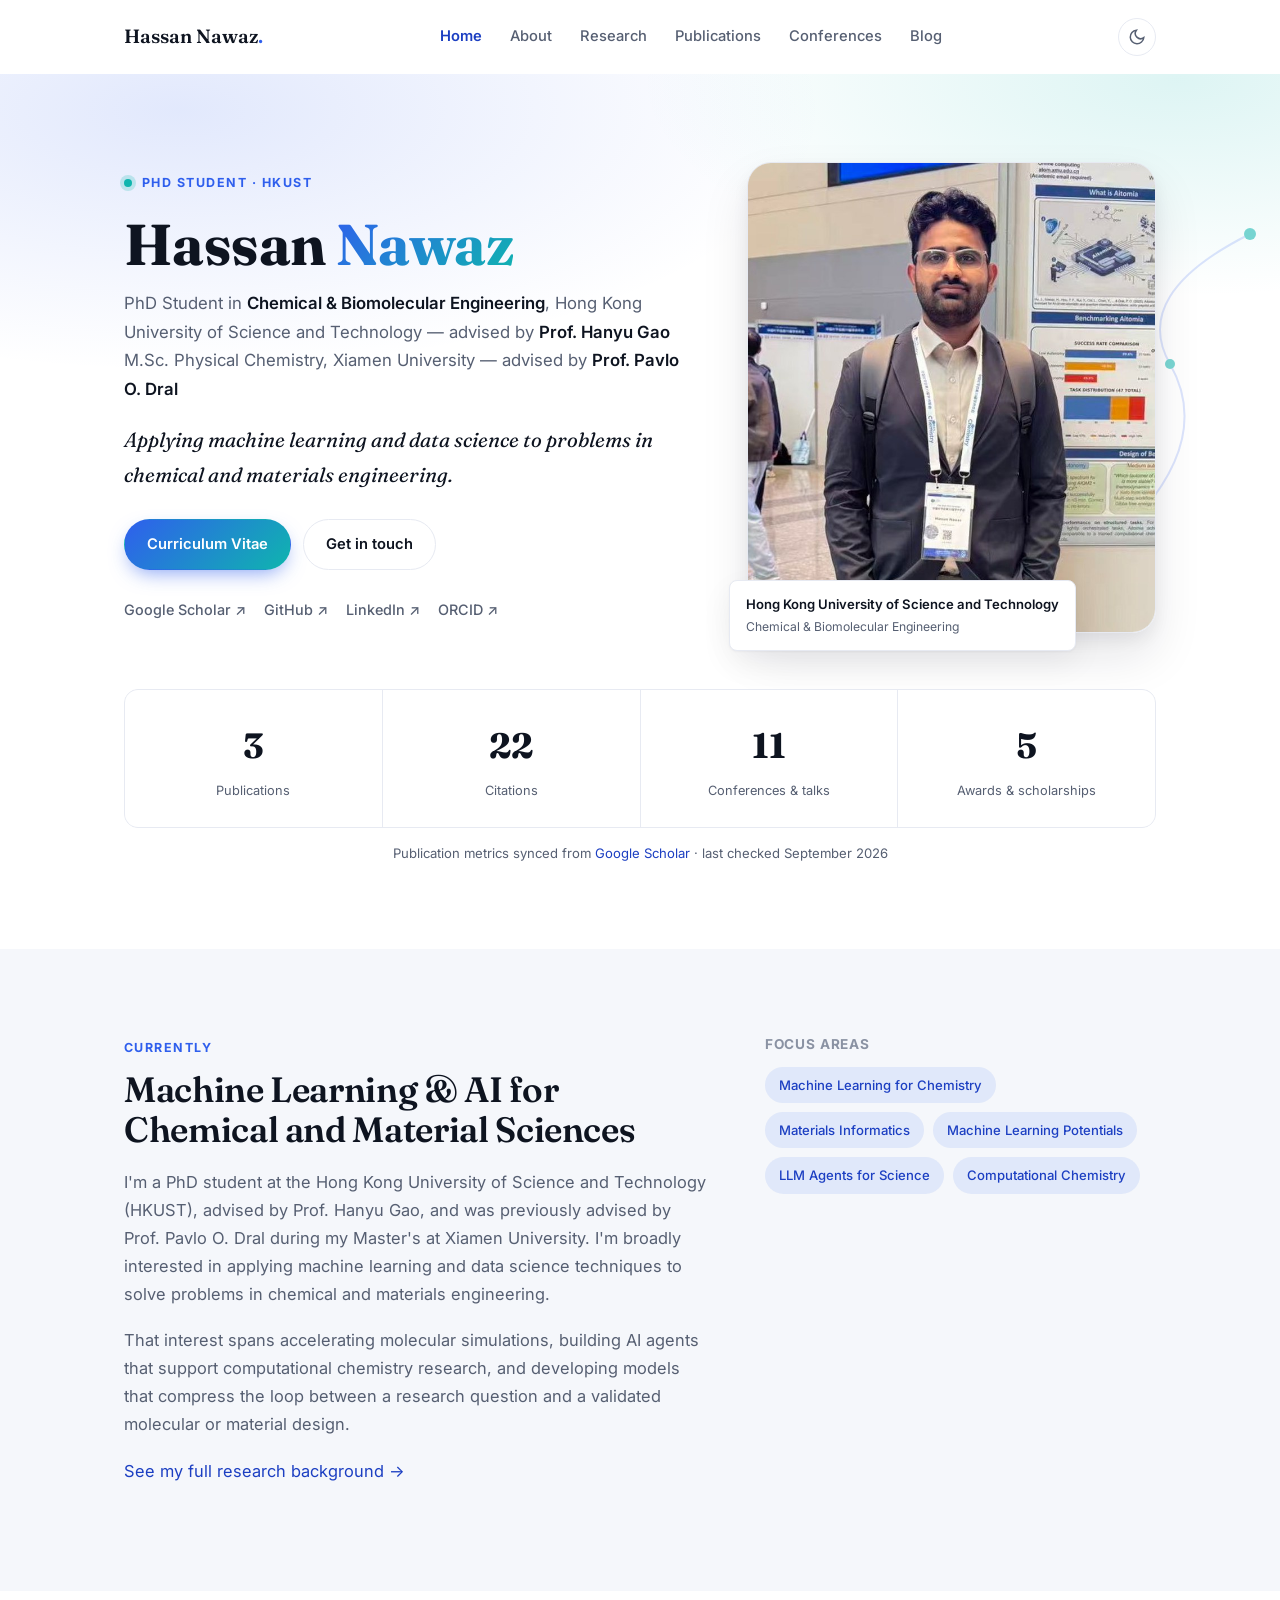
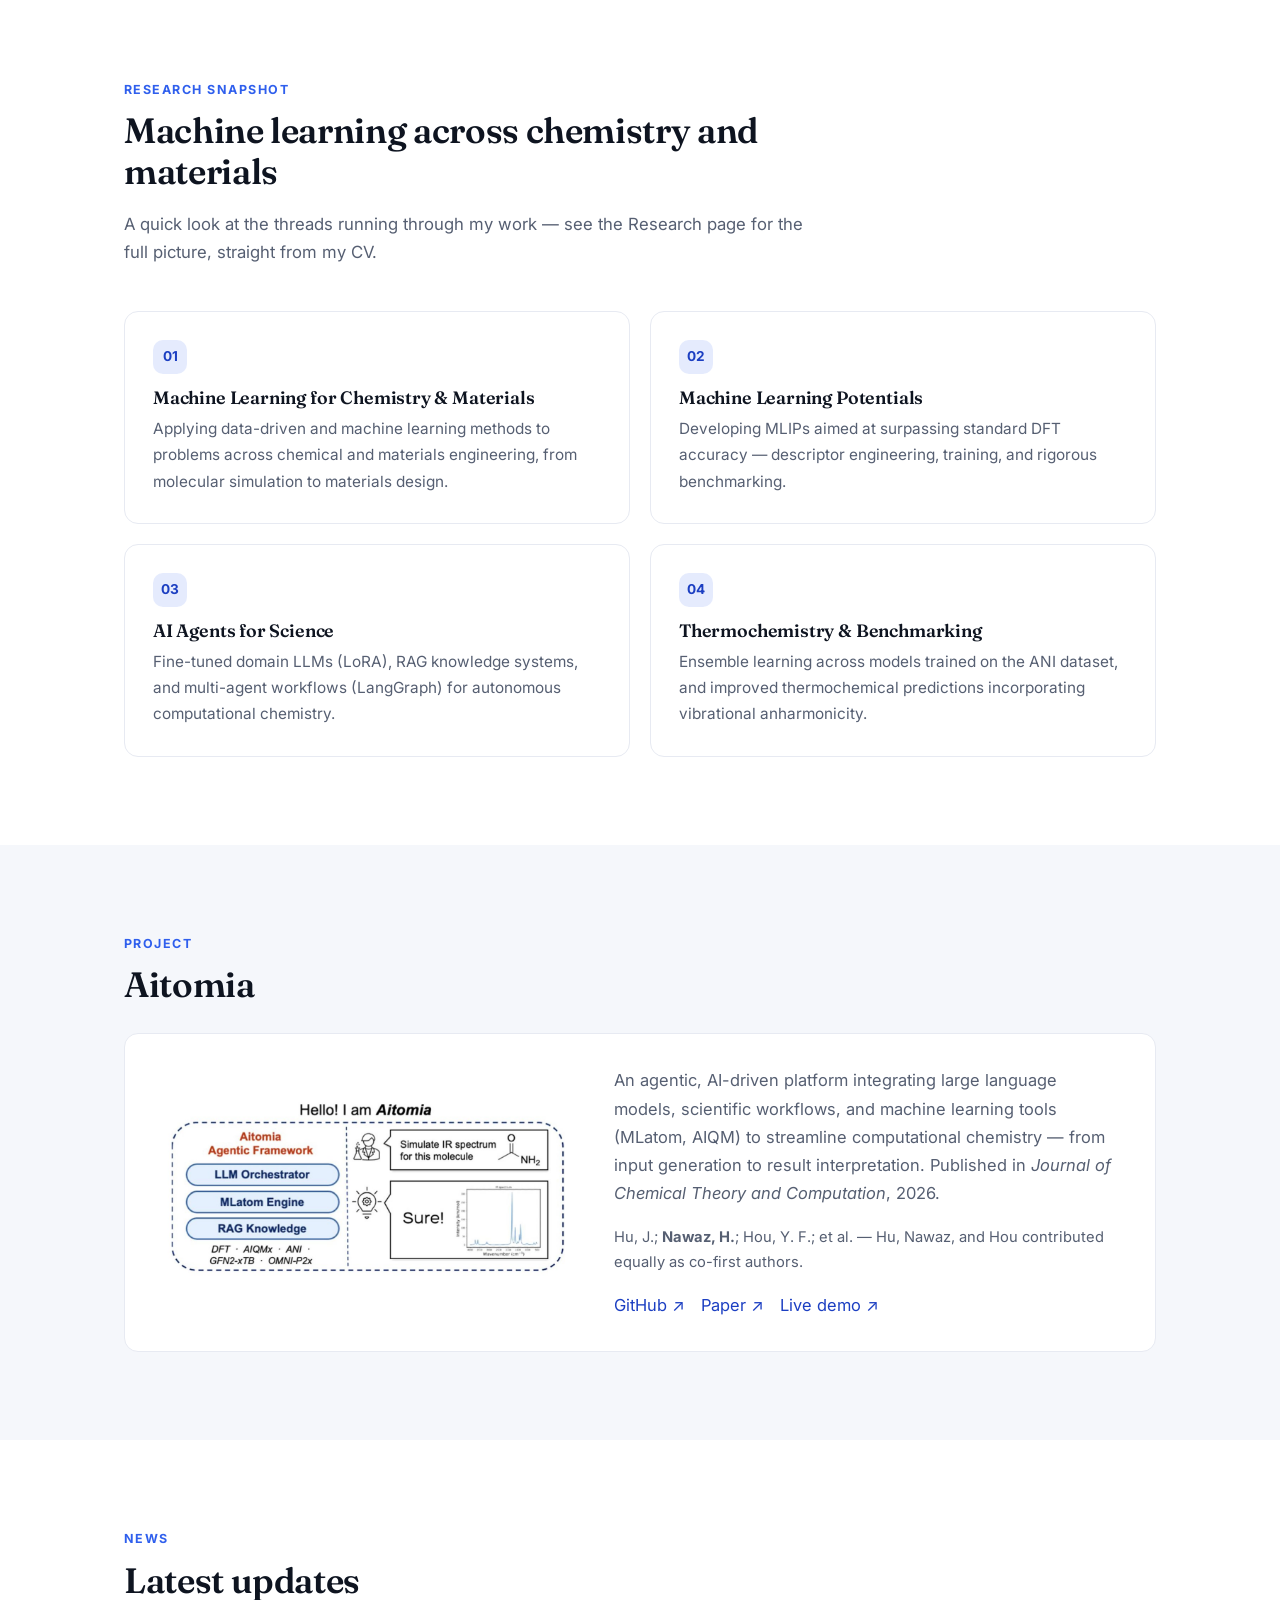
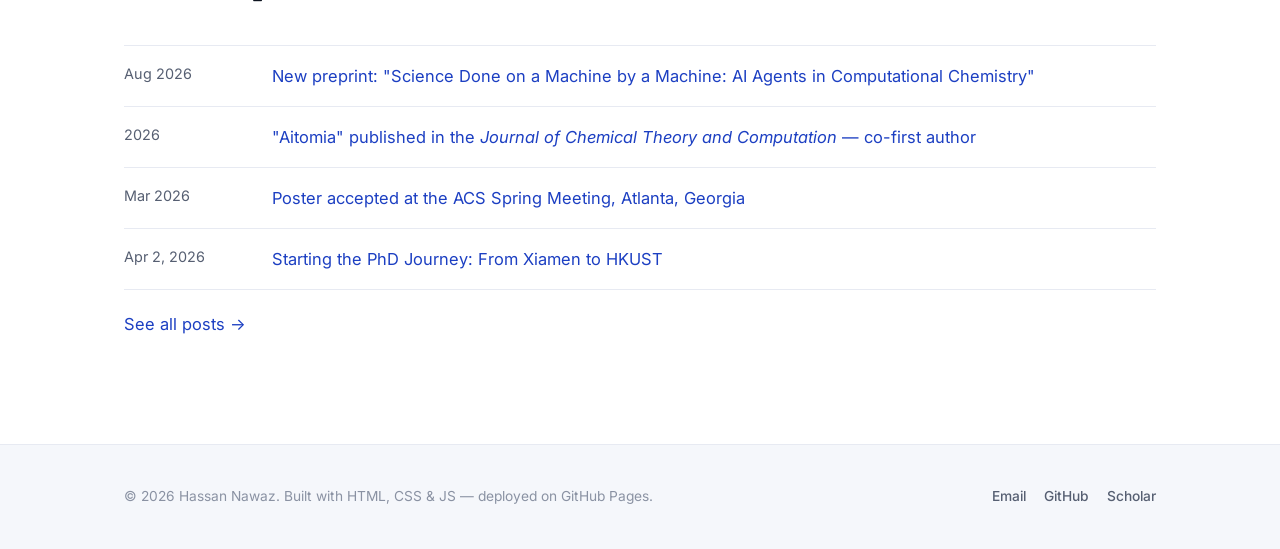
<file: index.html>
<!DOCTYPE html>
<html lang="en">
<head>
<meta charset="UTF-8">
<meta name="viewport" content="width=device-width, initial-scale=1.0">
<title>Hassan Nawaz — Machine Learning &amp; AI for Chemical and Material Sciences</title>
<meta name="description" content="Hassan Nawaz — PhD student at HKUST advised by Prof. Hanyu Gao, applying machine learning and data science to chemical and materials engineering. Previously advised by Prof. Pavlo O. Dral at Xiamen University.">
<link rel="icon" href="images/favicon.ico" sizes="any">
<link rel="icon" type="image/png" sizes="32x32" href="images/favicon-32.png">
<link rel="icon" type="image/png" sizes="16x16" href="images/favicon-16.png">
<link rel="apple-touch-icon" href="images/apple-touch-icon.png">
<link rel="preconnect" href="https://fonts.googleapis.com">
<link rel="preconnect" href="https://fonts.gstatic.com" crossorigin>
<link href="https://fonts.googleapis.com/css2?family=Fraunces:ital,wght@0,500;0,600;0,700;1,500;1,600&family=Inter:wght@400;500;600;700&display=swap" rel="stylesheet">
<link rel="stylesheet" href="css/style.css">
<script data-goatcounter="https://hassannawaz.goatcounter.com/count" async src="//gc.zgo.at/count.js"></script>
</head>
<body>

<header class="site-header" id="siteHeader">
  <div class="nav-inner">
    <a href="index.html" class="brand">Hassan Nawaz<span class="dot">.</span></a>
    <nav class="nav-links" id="navList">
      <a href="index.html" class="active">Home</a>
      <a href="about.html">About</a>
      <a href="research.html">Research</a>
      <a href="publications.html">Publications</a>
      <a href="conferences.html">Conferences</a>
      <a href="blog/index.html">Blog</a>
    </nav>
    <div class="header-actions">
      <button class="icon-btn" id="themeToggle" aria-label="Toggle dark mode">
        <svg class="icon-sun" width="18" height="18" viewBox="0 0 24 24" fill="none" stroke="currentColor" stroke-width="2"><circle cx="12" cy="12" r="4"/><path d="M12 2v2M12 20v2M4.9 4.9l1.4 1.4M17.7 17.7l1.4 1.4M2 12h2M20 12h2M4.9 19.1l1.4-1.4M17.7 6.3l1.4-1.4"/></svg>
        <svg class="icon-moon" width="18" height="18" viewBox="0 0 24 24" fill="none" stroke="currentColor" stroke-width="2"><path d="M21 12.8A9 9 0 1111.2 3 7 7 0 0021 12.8z"/></svg>
      </button>
      <button class="nav-toggle" id="navToggle" aria-label="Toggle navigation" aria-expanded="false">
        <svg width="18" height="14" viewBox="0 0 18 14" fill="none"><path d="M0 1h18M0 7h18M0 13h18" stroke="currentColor" stroke-width="1.6"/></svg>
      </button>
    </div>
  </div>
</header>

<main id="top">

  <section class="hero">
    <div class="hero-bg"></div>
    <svg class="hero-chain" viewBox="0 0 420 420" fill="none" xmlns="http://www.w3.org/2000/svg">
      <path d="M30 340 Q100 260 60 190 T140 60" stroke-width="2" stroke-linecap="round" opacity="0.6"/>
      <path d="M120 380 Q190 300 150 230 T230 100" stroke-width="2" stroke-linecap="round" opacity="0.4"/>
      <path d="M220 400 Q290 320 250 250 T330 120" stroke-width="2" stroke-linecap="round" opacity="0.3"/>
      <circle cx="30" cy="340" r="6"/><circle cx="60" cy="190" r="5"/><circle cx="140" cy="60" r="6"/>
      <circle cx="120" cy="380" r="5"/><circle cx="150" cy="230" r="5"/><circle cx="230" cy="100" r="5"/>
      <circle cx="220" cy="400" r="5"/><circle cx="250" cy="250" r="5"/><circle cx="330" cy="120" r="6"/>
    </svg>
    <div class="container hero-inner">
      <div>
        <div class="hero-eyebrow-row">
          <span class="status-dot"></span>
          <span class="eyebrow" style="margin:0;">PhD Student · HKUST</span>
        </div>
        <h1>Hassan <span class="accent-word">Nawaz</span></h1>
        <p class="hero-role">
          PhD Student in <strong>Chemical &amp; Biomolecular Engineering</strong>, Hong Kong University of Science and Technology — advised by <strong>Prof. Hanyu Gao</strong><br>
          M.Sc. Physical Chemistry, Xiamen University — advised by <strong>Prof. Pavlo O. Dral</strong>
        </p>
        <p class="hero-tagline">Applying machine learning and data science to problems in chemical and materials engineering.</p>
        <div class="hero-actions">
          <a href="cv/hassan-cv.pdf" class="btn btn-primary" target="_blank" rel="noopener">Curriculum Vitae</a>
          <a href="about.html#contact" class="btn btn-ghost">Get in touch</a>
        </div>
        <div class="hero-links">
          <a href="https://scholar.google.com/citations?user=_JOKn14AAAAJ&hl=en" target="_blank" rel="noopener">Google Scholar ↗</a>
          <a href="https://github.com/hassan-nawaz-awan" target="_blank" rel="noopener">GitHub ↗</a>
          <a href="https://www.linkedin.com/in/hassan-nawaz-a5059b302" target="_blank" rel="noopener">LinkedIn ↗</a>
          <a href="https://orcid.org/0009-0008-6332-7162" target="_blank" rel="noopener">ORCID ↗</a>
        </div>
      </div>
      <div class="hero-photo-wrap">
        <div class="hero-photo">
          <img src="images/hassan-profile.jpg" alt="Portrait of Hassan Nawaz">
        </div>
        <div class="hero-photo-badge">Hong Kong University of Science and Technology<span>Chemical &amp; Biomolecular Engineering</span></div>
      </div>
    </div>

    <div class="container">
      <div class="stats-strip reveal">
        <div class="stat-cell"><div class="stat-num" data-count="3">0</div><div class="stat-label">Publications</div></div>
        <div class="stat-cell"><div class="stat-num" data-count="22">0</div><div class="stat-label">Citations</div></div>
        <div class="stat-cell"><div class="stat-num" data-count="11">0</div><div class="stat-label">Conferences &amp; talks</div></div>
        <div class="stat-cell"><div class="stat-num" data-count="5">0</div><div class="stat-label">Awards &amp; scholarships</div></div>
      </div>
      <p class="muted" style="text-align:center; font-size:0.82rem; margin-top:14px;">Publication metrics synced from <a href="https://scholar.google.com/citations?user=_JOKn14AAAAJ&hl=en" target="_blank" rel="noopener">Google Scholar</a> · last checked September 2026</p>
    </div>
  </section>

  <section class="section-soft">
    <div class="container about-grid reveal">
      <div class="about-text">
        <span class="eyebrow">Currently</span>
        <h2>Machine Learning &amp; AI for Chemical and Material Sciences</h2>
        <p>I'm a PhD student at the Hong Kong University of Science and Technology (HKUST), advised by Prof. Hanyu Gao, and was previously advised by Prof. Pavlo O. Dral during my Master's at Xiamen University. I'm broadly interested in applying machine learning and data science techniques to solve problems in chemical and materials engineering.</p>
        <p>That interest spans accelerating molecular simulations, building AI agents that support computational chemistry research, and developing models that compress the loop between a research question and a validated molecular or material design.</p>
        <p><a href="research.html">See my full research background →</a></p>
      </div>
      <div class="about-aside">
        <h3>Focus areas</h3>
        <ul class="tag-list">
          <li class="tag">Machine Learning for Chemistry</li>
          <li class="tag">Materials Informatics</li>
          <li class="tag">Machine Learning Potentials</li>
          <li class="tag">LLM Agents for Science</li>
          <li class="tag">Computational Chemistry</li>
        </ul>
      </div>
    </div>
  </section>

  <section>
    <div class="container">
      <div class="section-head reveal">
        <span class="eyebrow">Research Snapshot</span>
        <h2>Machine learning across chemistry and materials</h2>
        <p>A quick look at the threads running through my work — see the Research page for the full picture, straight from my CV.</p>
      </div>
      <div class="research-grid reveal-stagger">
        <div class="card">
          <div class="card-num">01</div>
          <h3>Machine Learning for Chemistry &amp; Materials</h3>
          <p>Applying data-driven and machine learning methods to problems across chemical and materials engineering, from molecular simulation to materials design.</p>
        </div>
        <div class="card">
          <div class="card-num">02</div>
          <h3>Machine Learning Potentials</h3>
          <p>Developing MLIPs aimed at surpassing standard DFT accuracy — descriptor engineering, training, and rigorous benchmarking.</p>
        </div>
        <div class="card">
          <div class="card-num">03</div>
          <h3>AI Agents for Science</h3>
          <p>Fine-tuned domain LLMs (LoRA), RAG knowledge systems, and multi-agent workflows (LangGraph) for autonomous computational chemistry.</p>
        </div>
        <div class="card">
          <div class="card-num">04</div>
          <h3>Thermochemistry &amp; Benchmarking</h3>
          <p>Ensemble learning across models trained on the ANI dataset, and improved thermochemical predictions incorporating vibrational anharmonicity.</p>
        </div>
      </div>
    </div>
  </section>

  <section class="section-soft">
    <div class="container reveal">
      <div class="section-head" style="margin-bottom:28px;">
        <span class="eyebrow">Project</span>
        <h2>Aitomia</h2>
      </div>
      <div class="card" style="display:grid; grid-template-columns:1fr 1.2fr; gap:32px; align-items:center; padding:32px;">
        <img src="images/aitomia.jpg" alt="Aitomia platform overview" style="border-radius:12px;">
        <div>
          <p style="color:var(--ink-muted);">An agentic, AI-driven platform integrating large language models, scientific workflows, and machine learning tools (MLatom, AIQM) to streamline computational chemistry — from input generation to result interpretation. Published in <em>Journal of Chemical Theory and Computation</em>, 2026.</p>
          <p style="color:var(--ink-muted); font-size:0.92rem;">Hu, J.; <strong>Nawaz, H.</strong>; Hou, Y. F.; et al. — Hu, Nawaz, and Hou contributed equally as co-first authors.</p>
          <div style="display:flex; gap:16px; flex-wrap:wrap; margin-top:14px;">
            <a href="https://github.com/dralgroup/aitomia/" target="_blank" rel="noopener">GitHub ↗</a>
            <a href="https://doi.org/10.1021/acs.jctc.6c00591" target="_blank" rel="noopener">Paper ↗</a>
            <a href="https://atom.xmu.edu.cn/login" target="_blank" rel="noopener">Live demo ↗</a>
          </div>
        </div>
      </div>
    </div>
  </section>

  <section>
    <div class="container reveal">
      <div class="section-head">
        <span class="eyebrow">News</span>
        <h2>Latest updates</h2>
      </div>
      <div style="display:grid; gap:0;">
        <div style="display:grid; grid-template-columns:130px 1fr; gap:18px; padding:16px 0; border-top:1px solid var(--border);">
          <span class="muted" style="font-size:0.9rem;">Aug 2026</span>
          <a href="publications.html">New preprint: "Science Done on a Machine by a Machine: AI Agents in Computational Chemistry"</a>
        </div>
        <div style="display:grid; grid-template-columns:130px 1fr; gap:18px; padding:16px 0; border-top:1px solid var(--border);">
          <span class="muted" style="font-size:0.9rem;">2026</span>
          <a href="publications.html">"Aitomia" published in the <em>Journal of Chemical Theory and Computation</em> — co-first author</a>
        </div>
        <div style="display:grid; grid-template-columns:130px 1fr; gap:18px; padding:16px 0; border-top:1px solid var(--border);">
          <span class="muted" style="font-size:0.9rem;">Mar 2026</span>
          <a href="conferences.html">Poster accepted at the ACS Spring Meeting, Atlanta, Georgia</a>
        </div>
        <div style="display:grid; grid-template-columns:130px 1fr; gap:18px; padding:16px 0; border-top:1px solid var(--border); border-bottom:1px solid var(--border);">
          <span class="muted" style="font-size:0.9rem;">Apr 2, 2026</span>
          <a href="blog/starting-the-phd-journey.html">Starting the PhD Journey: From Xiamen to HKUST</a>
        </div>
      </div>
      <p style="margin-top:20px;"><a href="blog/index.html">See all posts →</a></p>
    </div>
  </section>

</main>

<footer class="site-footer">
  <div class="container footer-inner">
    <p>© <span id="year"></span> Hassan Nawaz. Built with HTML, CSS &amp; JS — deployed on GitHub Pages. <span id="visitCounter" class="visit-counter"></span></p>
    <div class="footer-links">
      <a href="mailto:hnawaz@connect.ust.hk">Email</a>
      <a href="https://github.com/hassan-nawaz-awan" target="_blank" rel="noopener">GitHub</a>
      <a href="https://scholar.google.com/citations?user=_JOKn14AAAAJ&hl=en" target="_blank" rel="noopener">Scholar</a>
    </div>
  </div>
</footer>

<button class="to-top" id="toTop" aria-label="Back to top">↑</button>
<script src="js/main.js"></script>
</body>
</html>
</file>
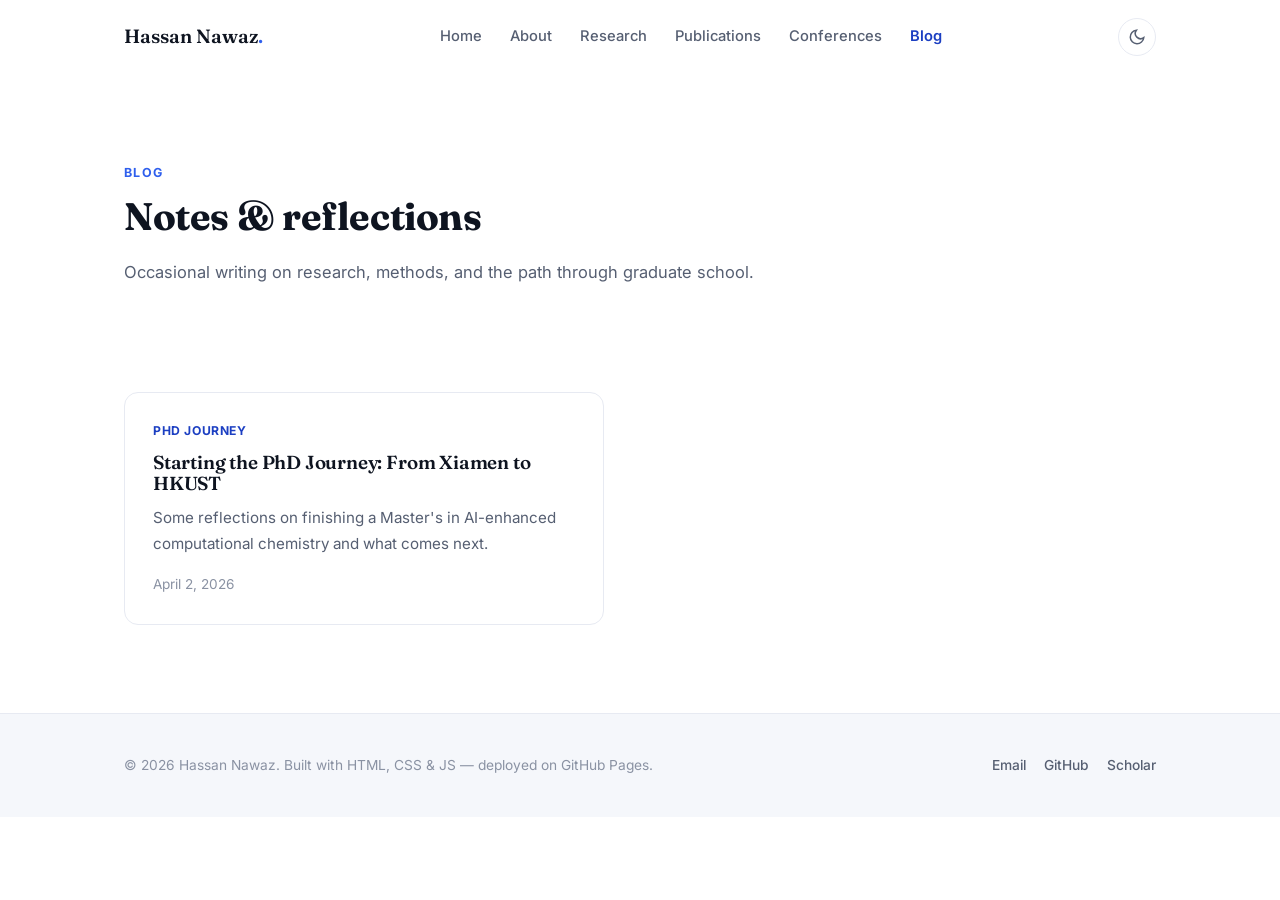
<file: blog/index.html>
<!DOCTYPE html>
<html lang="en">
<head>
<meta charset="UTF-8">
<meta name="viewport" content="width=device-width, initial-scale=1.0">
<title>Blog — Hassan Nawaz</title>
<meta name="description" content="Notes and reflections from Hassan Nawaz on AI for chemistry and materials, machine learning, and graduate research.">
<link rel="icon" href="../images/favicon.ico" sizes="any">
<link rel="icon" type="image/png" sizes="32x32" href="../images/favicon-32.png">
<link rel="icon" type="image/png" sizes="16x16" href="../images/favicon-16.png">
<link rel="apple-touch-icon" href="../images/apple-touch-icon.png">
<link rel="preconnect" href="https://fonts.googleapis.com">
<link rel="preconnect" href="https://fonts.gstatic.com" crossorigin>
<link href="https://fonts.googleapis.com/css2?family=Fraunces:ital,wght@0,500;0,600;0,700;1,500;1,600&family=Inter:wght@400;500;600;700&display=swap" rel="stylesheet">
<link rel="stylesheet" href="../css/style.css">
<script data-goatcounter="https://hassannawaz.goatcounter.com/count" async src="//gc.zgo.at/count.js"></script>
</head>
<body>

<header class="site-header" id="siteHeader">
  <div class="nav-inner">
    <a href="../index.html" class="brand">Hassan Nawaz<span class="dot">.</span></a>
    <nav class="nav-links" id="navList">
      <a href="../index.html">Home</a>
      <a href="../about.html">About</a>
      <a href="../research.html">Research</a>
      <a href="../publications.html">Publications</a>
      <a href="../conferences.html">Conferences</a>
      <a href="index.html" class="active">Blog</a>
    </nav>
    <div class="header-actions">
      <button class="icon-btn" id="themeToggle" aria-label="Toggle dark mode">
        <svg class="icon-sun" width="18" height="18" viewBox="0 0 24 24" fill="none" stroke="currentColor" stroke-width="2"><circle cx="12" cy="12" r="4"/><path d="M12 2v2M12 20v2M4.9 4.9l1.4 1.4M17.7 17.7l1.4 1.4M2 12h2M20 12h2M4.9 19.1l1.4-1.4M17.7 6.3l1.4-1.4"/></svg>
        <svg class="icon-moon" width="18" height="18" viewBox="0 0 24 24" fill="none" stroke="currentColor" stroke-width="2"><path d="M21 12.8A9 9 0 1111.2 3 7 7 0 0021 12.8z"/></svg>
      </button>
      <button class="nav-toggle" id="navToggle" aria-label="Toggle navigation" aria-expanded="false">
        <svg width="18" height="14" viewBox="0 0 18 14" fill="none"><path d="M0 1h18M0 7h18M0 13h18" stroke="currentColor" stroke-width="1.6"/></svg>
      </button>
    </div>
  </div>
</header>

<main>
  <section style="padding-bottom:0;">
    <div class="container reveal">
      <span class="eyebrow">Blog</span>
      <h1 style="font-size:2.4rem;">Notes &amp; reflections</h1>
      <p class="muted">Occasional writing on research, methods, and the path through graduate school.</p>
    </div>
  </section>

  <section>
    <div class="container">
      <div class="blog-grid reveal-stagger" style="grid-template-columns: minmax(0, 480px);">
        <a class="blog-card" href="starting-the-phd-journey.html">
          <span class="blog-cat">PhD Journey</span>
          <h3>Starting the PhD Journey: From Xiamen to HKUST</h3>
          <p>Some reflections on finishing a Master's in AI-enhanced computational chemistry and what comes next.</p>
          <span class="blog-date">April 2, 2026</span>
        </a>
      </div>
    </div>
  </section>
</main>

<footer class="site-footer">
  <div class="container footer-inner">
    <p>© <span id="year"></span> Hassan Nawaz. Built with HTML, CSS &amp; JS — deployed on GitHub Pages. <span id="visitCounter" class="visit-counter"></span></p>
    <div class="footer-links">
      <a href="mailto:hnawaz@connect.ust.hk">Email</a>
      <a href="https://github.com/hassan-nawaz-awan" target="_blank" rel="noopener">GitHub</a>
      <a href="https://scholar.google.com/citations?user=_JOKn14AAAAJ&hl=en" target="_blank" rel="noopener">Scholar</a>
    </div>
  </div>
</footer>

<button class="to-top" id="toTop" aria-label="Back to top">↑</button>
<script src="../js/main.js"></script>
</body>
</html>
</file>
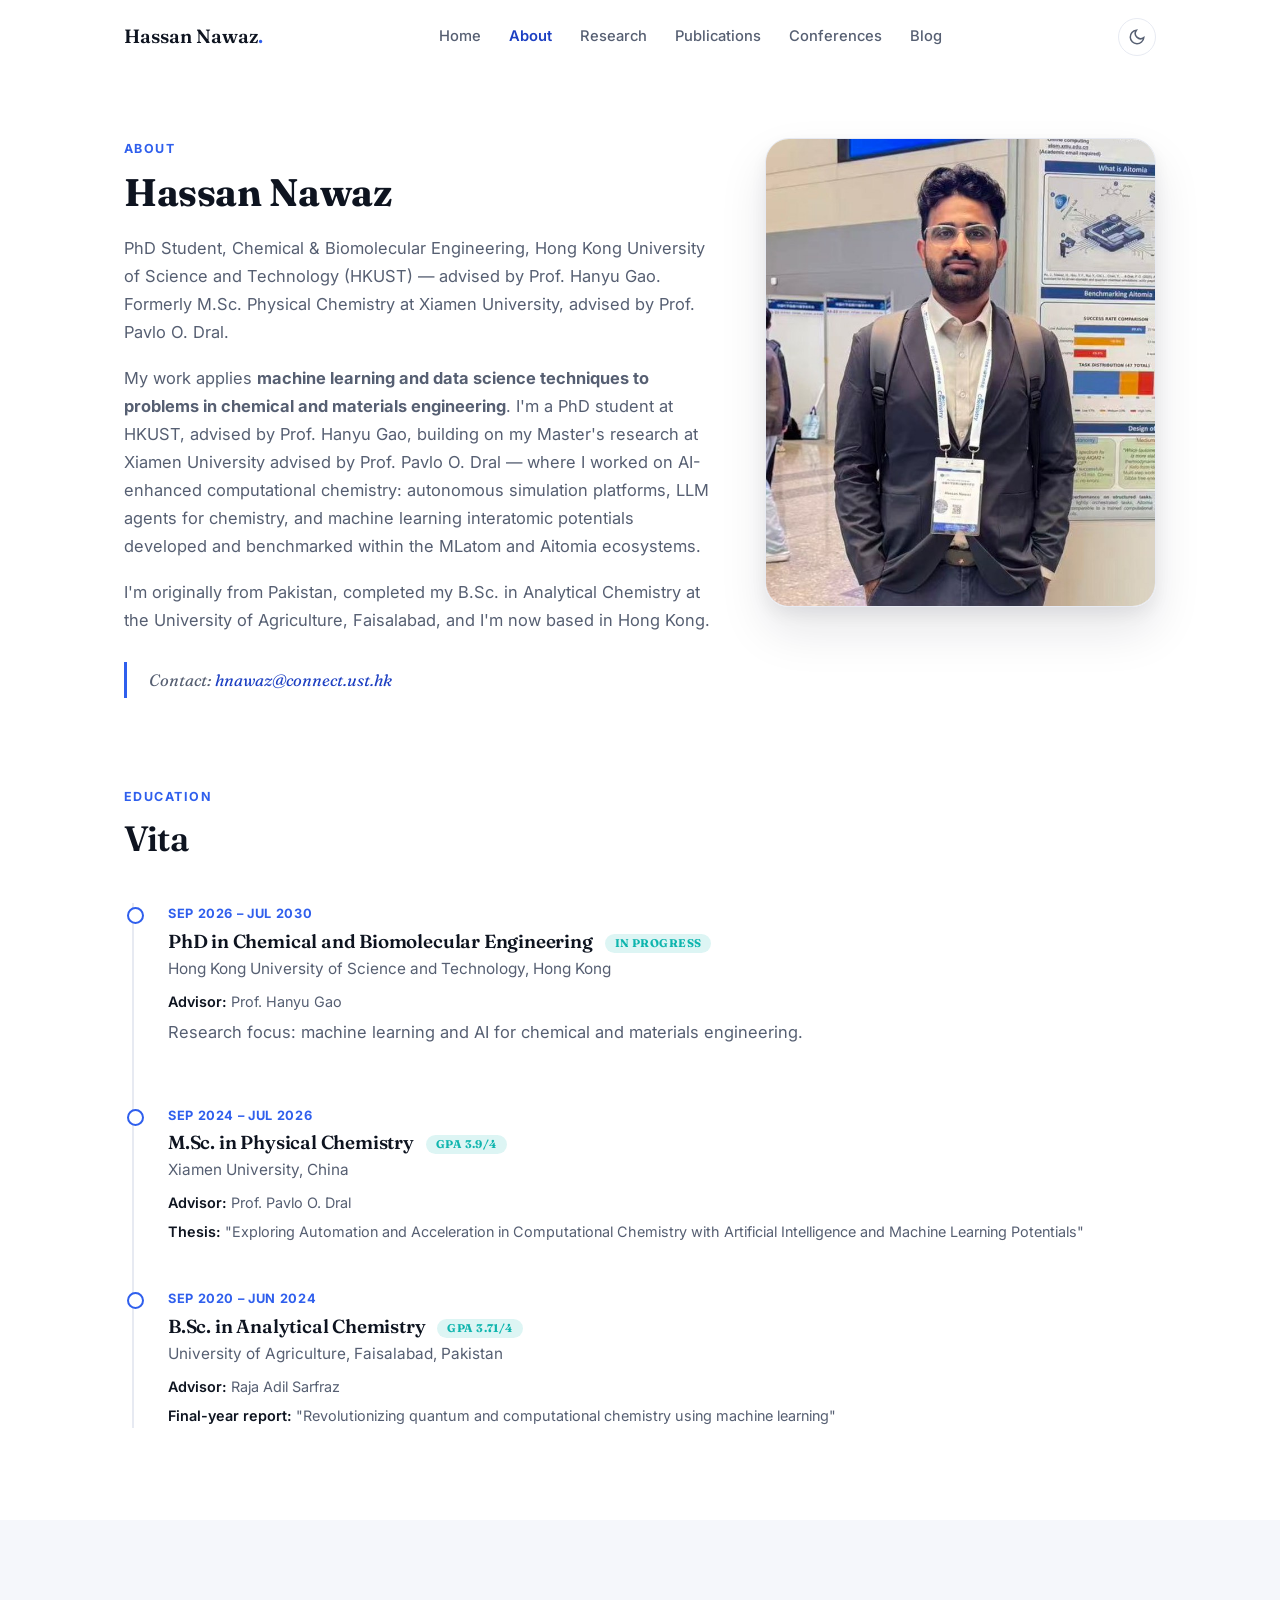
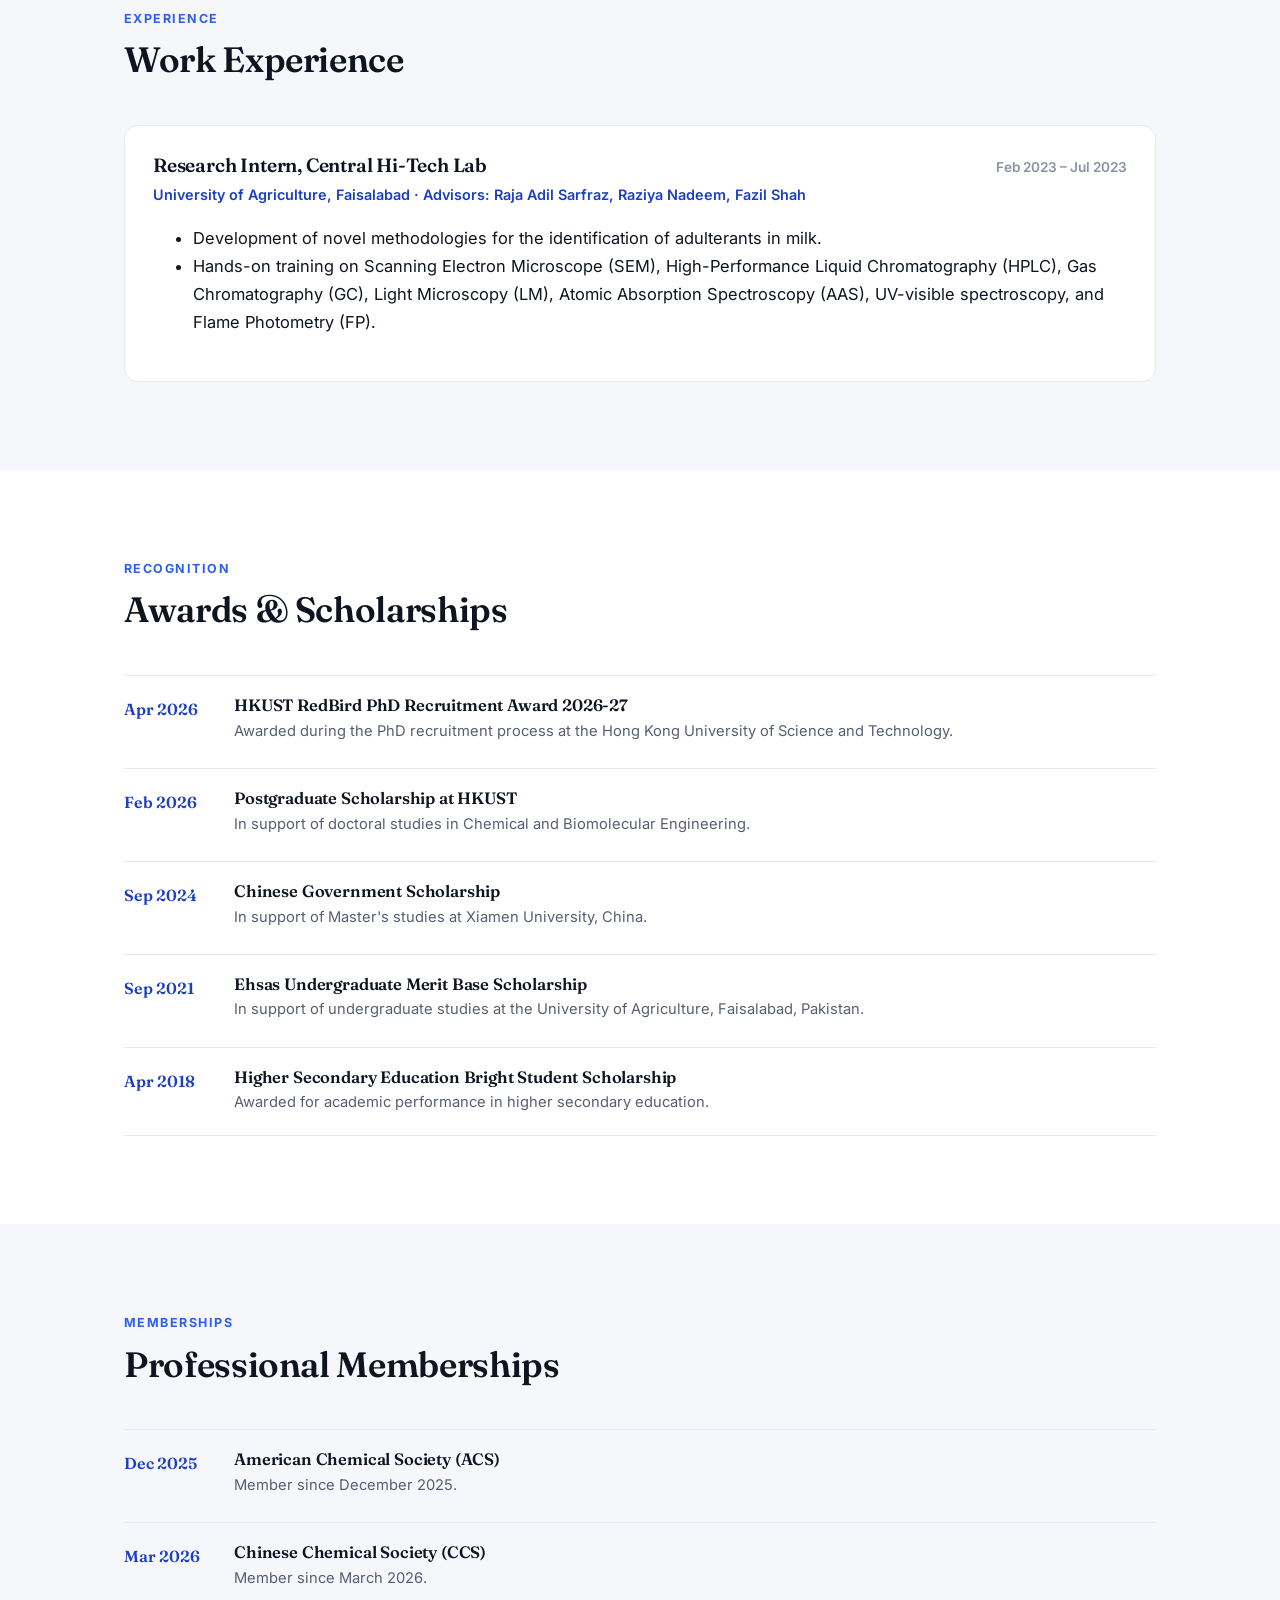
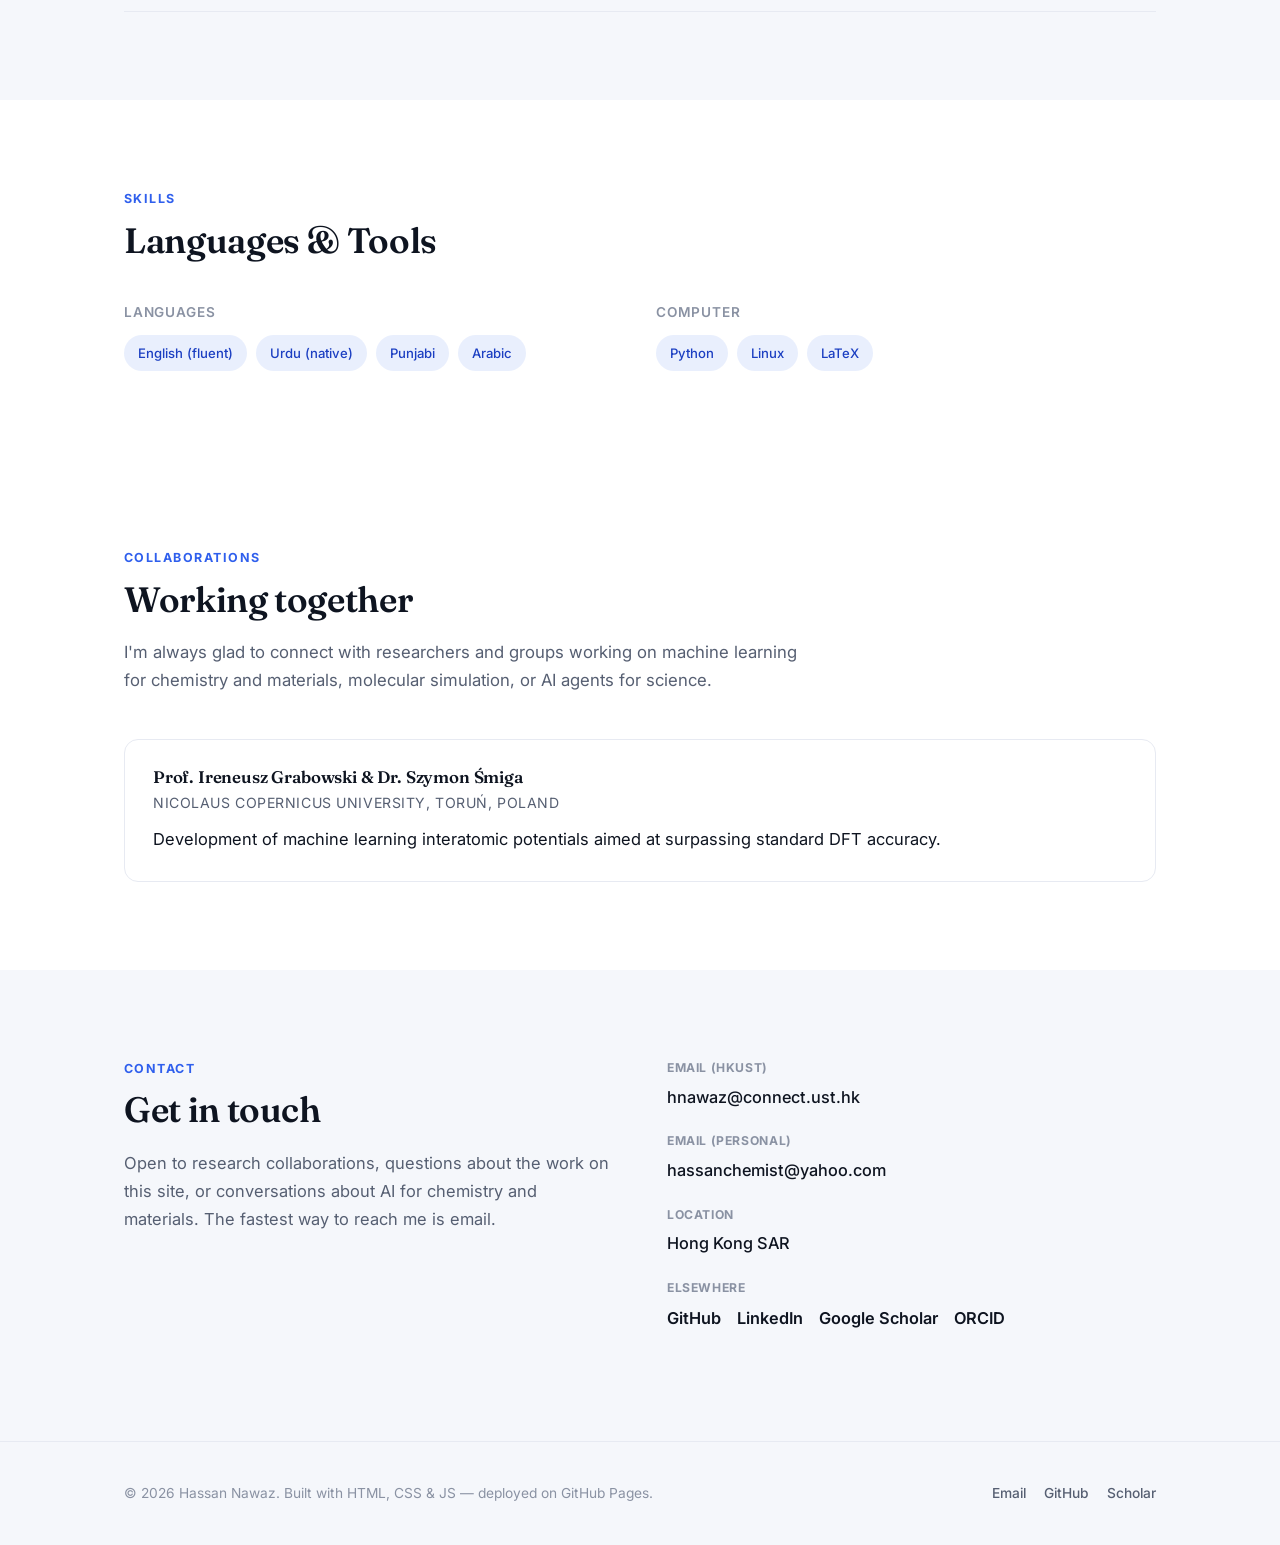
<file: about.html>
<!DOCTYPE html>
<html lang="en">
<head>
<meta charset="UTF-8">
<meta name="viewport" content="width=device-width, initial-scale=1.0">
<title>About — Hassan Nawaz</title>
<meta name="description" content="About Hassan Nawaz — education, awards, experience, and contact.">
<link rel="icon" href="images/favicon.ico" sizes="any">
<link rel="icon" type="image/png" sizes="32x32" href="images/favicon-32.png">
<link rel="icon" type="image/png" sizes="16x16" href="images/favicon-16.png">
<link rel="apple-touch-icon" href="images/apple-touch-icon.png">
<link rel="preconnect" href="https://fonts.googleapis.com">
<link rel="preconnect" href="https://fonts.gstatic.com" crossorigin>
<link href="https://fonts.googleapis.com/css2?family=Fraunces:ital,wght@0,500;0,600;0,700;1,500;1,600&family=Inter:wght@400;500;600;700&display=swap" rel="stylesheet">
<link rel="stylesheet" href="css/style.css">
<script data-goatcounter="https://hassannawaz.goatcounter.com/count" async src="//gc.zgo.at/count.js"></script>
</head>
<body>

<header class="site-header" id="siteHeader">
  <div class="nav-inner">
    <a href="index.html" class="brand">Hassan Nawaz<span class="dot">.</span></a>
    <nav class="nav-links" id="navList">
      <a href="index.html">Home</a>
      <a href="about.html" class="active">About</a>
      <a href="research.html">Research</a>
      <a href="publications.html">Publications</a>
      <a href="conferences.html">Conferences</a>
      <a href="blog/index.html">Blog</a>
    </nav>
    <div class="header-actions">
      <button class="icon-btn" id="themeToggle" aria-label="Toggle dark mode">
        <svg class="icon-sun" width="18" height="18" viewBox="0 0 24 24" fill="none" stroke="currentColor" stroke-width="2"><circle cx="12" cy="12" r="4"/><path d="M12 2v2M12 20v2M4.9 4.9l1.4 1.4M17.7 17.7l1.4 1.4M2 12h2M20 12h2M4.9 19.1l1.4-1.4M17.7 6.3l1.4-1.4"/></svg>
        <svg class="icon-moon" width="18" height="18" viewBox="0 0 24 24" fill="none" stroke="currentColor" stroke-width="2"><path d="M21 12.8A9 9 0 1111.2 3 7 7 0 0021 12.8z"/></svg>
      </button>
      <button class="nav-toggle" id="navToggle" aria-label="Toggle navigation" aria-expanded="false">
        <svg width="18" height="14" viewBox="0 0 18 14" fill="none"><path d="M0 1h18M0 7h18M0 13h18" stroke="currentColor" stroke-width="1.6"/></svg>
      </button>
    </div>
  </div>
</header>

<main>
  <section style="padding-top:64px; padding-bottom:0;">
    <div class="container about-grid reveal">
      <div class="about-text">
        <span class="eyebrow">About</span>
        <h1 style="font-size:2.4rem;">Hassan Nawaz</h1>
        <p>PhD Student, Chemical &amp; Biomolecular Engineering, Hong Kong University of Science and Technology (HKUST) — advised by Prof. Hanyu Gao. Formerly M.Sc. Physical Chemistry at Xiamen University, advised by Prof. Pavlo O. Dral.</p>
        <p>My work applies <strong>machine learning and data science techniques to problems in chemical and materials engineering</strong>. I'm a PhD student at HKUST, advised by Prof. Hanyu Gao, building on my Master's research at Xiamen University advised by Prof. Pavlo O. Dral — where I worked on AI-enhanced computational chemistry: autonomous simulation platforms, LLM agents for chemistry, and machine learning interatomic potentials developed and benchmarked within the MLatom and Aitomia ecosystems.</p>
        <p>I'm originally from Pakistan, completed my B.Sc. in Analytical Chemistry at the University of Agriculture, Faisalabad, and I'm now based in Hong Kong.</p>
        <p class="pull-quote">Contact: <a href="mailto:hnawaz@connect.ust.hk">hnawaz@connect.ust.hk</a></p>
      </div>
      <div class="hero-photo-wrap">
        <div class="hero-photo" style="aspect-ratio:4/4.8;">
          <img src="images/hassan-profile.jpg" alt="Portrait of Hassan Nawaz">
        </div>
      </div>
    </div>
  </section>

  <section id="education">
    <div class="container reveal">
      <div class="section-head">
        <span class="eyebrow">Education</span>
        <h2>Vita</h2>
      </div>
      <div class="timeline">
        <div class="timeline-item">
          <div class="timeline-period">Sep 2026 – Jul 2030</div>
          <h3>PhD in Chemical and Biomolecular Engineering <span class="status-pill">In Progress</span></h3>
          <p class="timeline-inst">Hong Kong University of Science and Technology, Hong Kong</p>
          <p class="timeline-meta"><strong>Advisor:</strong> Prof. Hanyu Gao</p>
          <p class="timeline-desc muted">Research focus: machine learning and AI for chemical and materials engineering.</p>
        </div>
        <div class="timeline-item">
          <div class="timeline-period">Sep 2024 – Jul 2026</div>
          <h3>M.Sc. in Physical Chemistry <span class="status-pill">GPA 3.9/4</span></h3>
          <p class="timeline-inst">Xiamen University, China</p>
          <p class="timeline-meta"><strong>Advisor:</strong> Prof. Pavlo O. Dral</p>
          <p class="timeline-meta"><strong>Thesis:</strong> "Exploring Automation and Acceleration in Computational Chemistry with Artificial Intelligence and Machine Learning Potentials"</p>
        </div>
        <div class="timeline-item">
          <div class="timeline-period">Sep 2020 – Jun 2024</div>
          <h3>B.Sc. in Analytical Chemistry <span class="status-pill">GPA 3.71/4</span></h3>
          <p class="timeline-inst">University of Agriculture, Faisalabad, Pakistan</p>
          <p class="timeline-meta"><strong>Advisor:</strong> Raja Adil Sarfraz</p>
          <p class="timeline-meta"><strong>Final-year report:</strong> "Revolutionizing quantum and computational chemistry using machine learning"</p>
        </div>
      </div>
    </div>
  </section>

  <section class="section-soft" id="experience">
    <div class="container reveal">
      <div class="section-head">
        <span class="eyebrow">Experience</span>
        <h2>Work Experience</h2>
      </div>
      <div class="card">
        <div class="exp-head">
          <h3>Research Intern, Central Hi-Tech Lab</h3>
          <span class="exp-date">Feb 2023 – Jul 2023</span>
        </div>
        <p class="exp-context">University of Agriculture, Faisalabad · Advisors: Raja Adil Sarfraz, Raziya Nadeem, Fazil Shah</p>
        <ul>
          <li>Development of novel methodologies for the identification of adulterants in milk.</li>
          <li>Hands-on training on Scanning Electron Microscope (SEM), High-Performance Liquid Chromatography (HPLC), Gas Chromatography (GC), Light Microscopy (LM), Atomic Absorption Spectroscopy (AAS), UV-visible spectroscopy, and Flame Photometry (FP).</li>
        </ul>
      </div>
    </div>
  </section>

  <section id="awards">
    <div class="container reveal">
      <div class="section-head">
        <span class="eyebrow">Recognition</span>
        <h2>Awards &amp; Scholarships</h2>
      </div>
      <ul class="awards-list">
        <li class="award-item">
          <span class="award-date">Apr 2026</span>
          <div><h3>HKUST RedBird PhD Recruitment Award 2026-27</h3><p>Awarded during the PhD recruitment process at the Hong Kong University of Science and Technology.</p></div>
        </li>
        <li class="award-item">
          <span class="award-date">Feb 2026</span>
          <div><h3>Postgraduate Scholarship at HKUST</h3><p>In support of doctoral studies in Chemical and Biomolecular Engineering.</p></div>
        </li>
        <li class="award-item">
          <span class="award-date">Sep 2024</span>
          <div><h3>Chinese Government Scholarship</h3><p>In support of Master's studies at Xiamen University, China.</p></div>
        </li>
        <li class="award-item">
          <span class="award-date">Sep 2021</span>
          <div><h3>Ehsas Undergraduate Merit Base Scholarship</h3><p>In support of undergraduate studies at the University of Agriculture, Faisalabad, Pakistan.</p></div>
        </li>
        <li class="award-item">
          <span class="award-date">Apr 2018</span>
          <div><h3>Higher Secondary Education Bright Student Scholarship</h3><p>Awarded for academic performance in higher secondary education.</p></div>
        </li>
      </ul>
    </div>
  </section>

  <section class="section-soft" id="memberships">
    <div class="container reveal">
      <div class="section-head">
        <span class="eyebrow">Memberships</span>
        <h2>Professional Memberships</h2>
      </div>
      <ul class="awards-list">
        <li class="award-item">
          <span class="award-date">Dec 2025</span>
          <div><h3>American Chemical Society (ACS)</h3><p>Member since December 2025.</p></div>
        </li>
        <li class="award-item">
          <span class="award-date">Mar 2026</span>
          <div><h3>Chinese Chemical Society (CCS)</h3><p>Member since March 2026.</p></div>
        </li>
      </ul>
    </div>
  </section>

  <section id="skills">
    <div class="container reveal">
      <div class="section-head">
        <span class="eyebrow">Skills</span>
        <h2>Languages &amp; Tools</h2>
      </div>
      <div style="display:grid; grid-template-columns:1fr 1fr; gap:32px;">
        <div>
          <h3 style="font-size:0.85rem; text-transform:uppercase; letter-spacing:0.06em; color:var(--ink-faint); font-family:var(--sans); margin-bottom:14px;">Languages</h3>
          <ul class="tag-list">
            <li class="tag">English (fluent)</li>
            <li class="tag">Urdu (native)</li>
            <li class="tag">Punjabi</li>
            <li class="tag">Arabic</li>
          </ul>
        </div>
        <div>
          <h3 style="font-size:0.85rem; text-transform:uppercase; letter-spacing:0.06em; color:var(--ink-faint); font-family:var(--sans); margin-bottom:14px;">Computer</h3>
          <ul class="tag-list">
            <li class="tag">Python</li>
            <li class="tag">Linux</li>
            <li class="tag">LaTeX</li>
          </ul>
        </div>
      </div>
    </div>
  </section>

  <section id="collaborations">
    <div class="container reveal">
      <div class="section-head">
        <span class="eyebrow">Collaborations</span>
        <h2>Working together</h2>
        <p>I'm always glad to connect with researchers and groups working on machine learning for chemistry and materials, molecular simulation, or AI agents for science.</p>
      </div>
      <div style="display:grid; gap:18px;">
        <div class="card">
          <h3 style="font-size:1.05rem; margin-bottom:4px;">Prof. Ireneusz Grabowski &amp; Dr. Szymon Śmiga</h3>
          <p class="muted" style="font-size:0.88rem; text-transform:uppercase; letter-spacing:0.04em; margin-bottom:10px;">Nicolaus Copernicus University, Toruń, Poland</p>
          <p style="margin:0;">Development of machine learning interatomic potentials aimed at surpassing standard DFT accuracy.</p>
        </div>
      </div>
    </div>
  </section>

  <section class="section-soft" id="contact">
    <div class="container contact-grid reveal">
      <div>
        <span class="eyebrow">Contact</span>
        <h2>Get in touch</h2>
        <p class="muted">Open to research collaborations, questions about the work on this site, or conversations about AI for chemistry and materials. The fastest way to reach me is email.</p>
      </div>
      <div>
        <div class="contact-detail"><span class="label">Email (HKUST)</span><a href="mailto:hnawaz@connect.ust.hk">hnawaz@connect.ust.hk</a></div>
        <div class="contact-detail"><span class="label">Email (Personal)</span><a href="mailto:hassanchemist@yahoo.com">hassanchemist@yahoo.com</a></div>
        <div class="contact-detail"><span class="label">Location</span><span>Hong Kong SAR</span></div>
        <div class="contact-detail">
          <span class="label">Elsewhere</span>
          <div class="social-row">
            <a href="https://github.com/hassan-nawaz-awan" target="_blank" rel="noopener">GitHub</a>
            <a href="https://www.linkedin.com/in/hassan-nawaz-a5059b302" target="_blank" rel="noopener">LinkedIn</a>
            <a href="https://scholar.google.com/citations?user=_JOKn14AAAAJ&hl=en" target="_blank" rel="noopener">Google Scholar</a>
            <a href="https://orcid.org/0009-0008-6332-7162" target="_blank" rel="noopener">ORCID</a>
          </div>
        </div>
      </div>
    </div>
  </section>
</main>

<footer class="site-footer">
  <div class="container footer-inner">
    <p>© <span id="year"></span> Hassan Nawaz. Built with HTML, CSS &amp; JS — deployed on GitHub Pages. <span id="visitCounter" class="visit-counter"></span></p>
    <div class="footer-links">
      <a href="mailto:hnawaz@connect.ust.hk">Email</a>
      <a href="https://github.com/hassan-nawaz-awan" target="_blank" rel="noopener">GitHub</a>
      <a href="https://scholar.google.com/citations?user=_JOKn14AAAAJ&hl=en" target="_blank" rel="noopener">Scholar</a>
    </div>
  </div>
</footer>

<button class="to-top" id="toTop" aria-label="Back to top">↑</button>
<script src="js/main.js"></script>
</body>
</html>
</file>
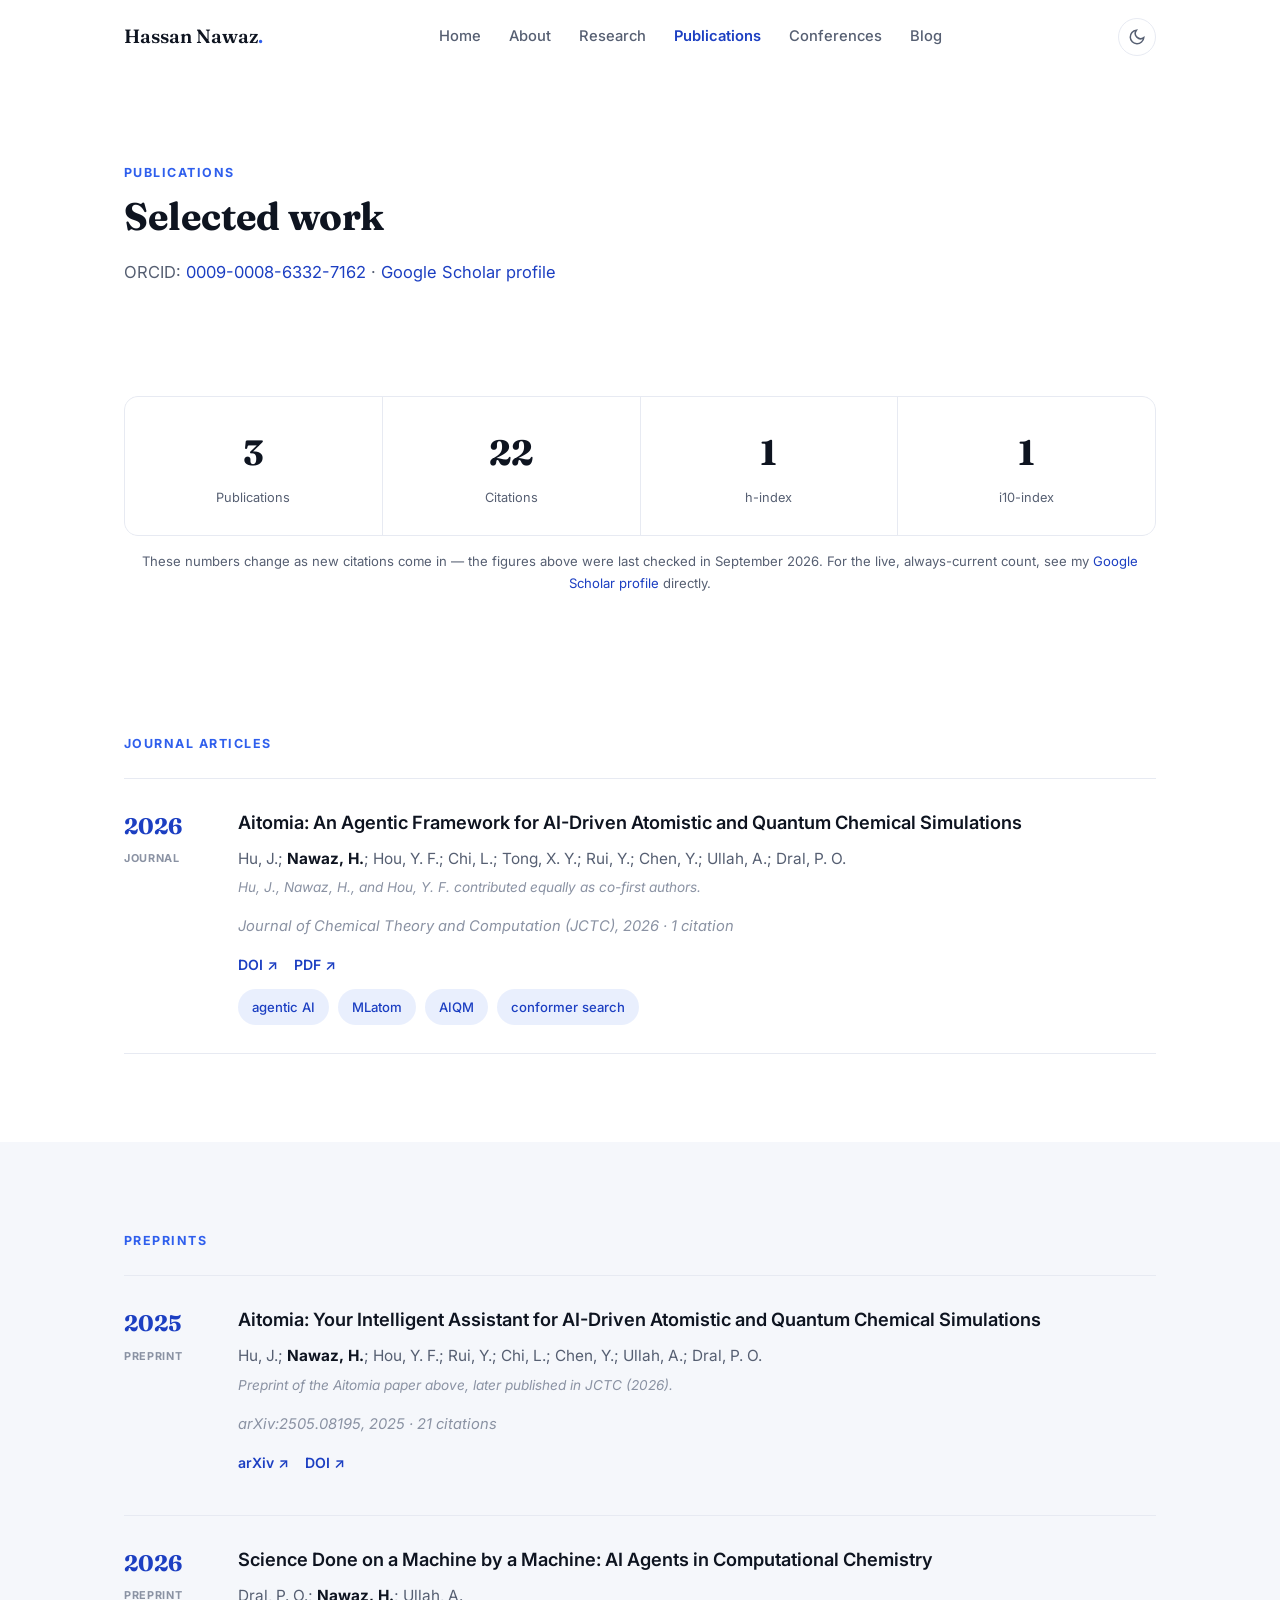
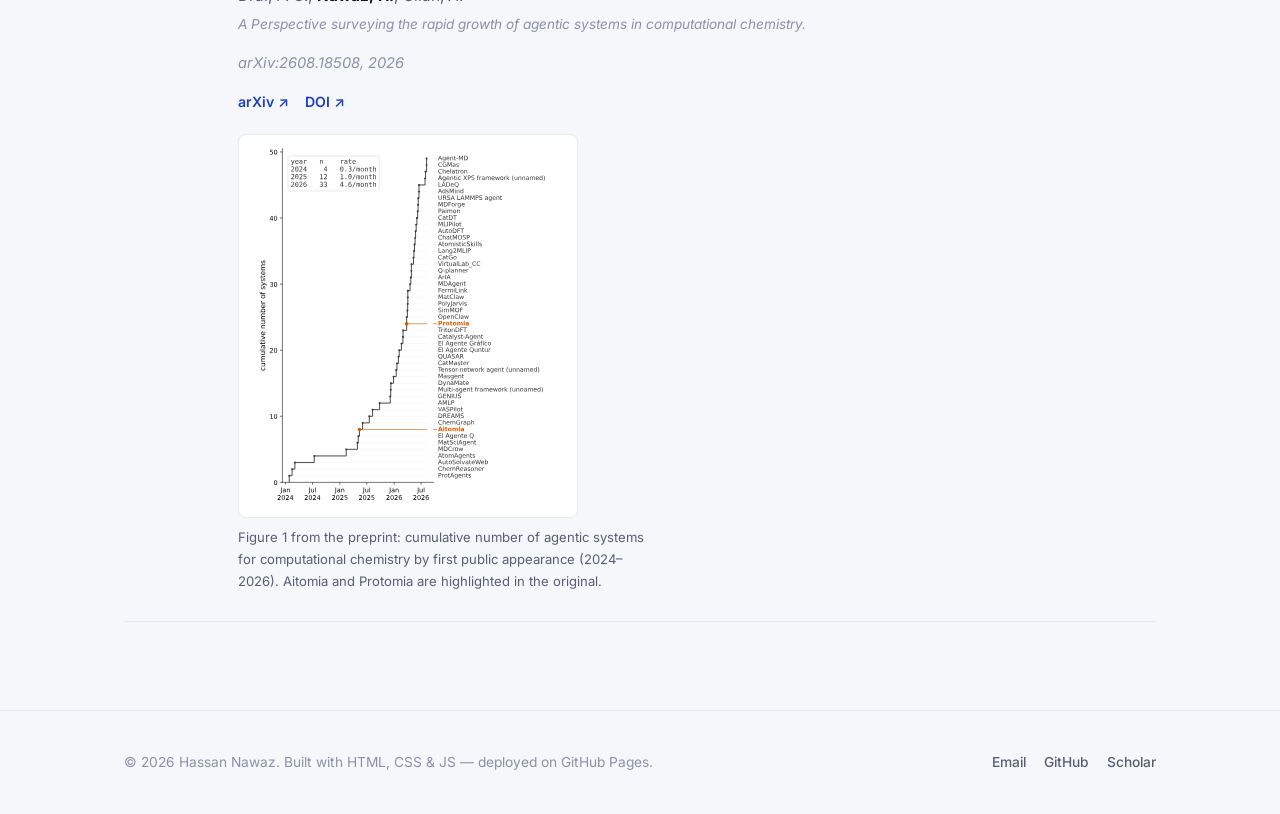
<file: publications.html>
<!DOCTYPE html>
<html lang="en">
<head>
<meta charset="UTF-8">
<meta name="viewport" content="width=device-width, initial-scale=1.0">
<title>Publications — Hassan Nawaz</title>
<meta name="description" content="Publications and citation record of Hassan Nawaz, synced from Google Scholar.">
<link rel="icon" href="images/favicon.ico" sizes="any">
<link rel="icon" type="image/png" sizes="32x32" href="images/favicon-32.png">
<link rel="icon" type="image/png" sizes="16x16" href="images/favicon-16.png">
<link rel="apple-touch-icon" href="images/apple-touch-icon.png">
<link rel="preconnect" href="https://fonts.googleapis.com">
<link rel="preconnect" href="https://fonts.gstatic.com" crossorigin>
<link href="https://fonts.googleapis.com/css2?family=Fraunces:ital,wght@0,500;0,600;0,700;1,500;1,600&family=Inter:wght@400;500;600;700&display=swap" rel="stylesheet">
<link rel="stylesheet" href="css/style.css">
<script data-goatcounter="https://hassannawaz.goatcounter.com/count" async src="//gc.zgo.at/count.js"></script>
</head>
<body>

<header class="site-header" id="siteHeader">
  <div class="nav-inner">
    <a href="index.html" class="brand">Hassan Nawaz<span class="dot">.</span></a>
    <nav class="nav-links" id="navList">
      <a href="index.html">Home</a>
      <a href="about.html">About</a>
      <a href="research.html">Research</a>
      <a href="publications.html" class="active">Publications</a>
      <a href="conferences.html">Conferences</a>
      <a href="blog/index.html">Blog</a>
    </nav>
    <div class="header-actions">
      <button class="icon-btn" id="themeToggle" aria-label="Toggle dark mode">
        <svg class="icon-sun" width="18" height="18" viewBox="0 0 24 24" fill="none" stroke="currentColor" stroke-width="2"><circle cx="12" cy="12" r="4"/><path d="M12 2v2M12 20v2M4.9 4.9l1.4 1.4M17.7 17.7l1.4 1.4M2 12h2M20 12h2M4.9 19.1l1.4-1.4M17.7 6.3l1.4-1.4"/></svg>
        <svg class="icon-moon" width="18" height="18" viewBox="0 0 24 24" fill="none" stroke="currentColor" stroke-width="2"><path d="M21 12.8A9 9 0 1111.2 3 7 7 0 0021 12.8z"/></svg>
      </button>
      <button class="nav-toggle" id="navToggle" aria-label="Toggle navigation" aria-expanded="false">
        <svg width="18" height="14" viewBox="0 0 18 14" fill="none"><path d="M0 1h18M0 7h18M0 13h18" stroke="currentColor" stroke-width="1.6"/></svg>
      </button>
    </div>
  </div>
</header>

<main>
  <section style="padding-bottom:0;">
    <div class="container reveal">
      <span class="eyebrow">Publications</span>
      <h1 style="font-size:2.4rem;">Selected work</h1>
      <p class="muted">
        ORCID: <a href="https://orcid.org/0009-0008-6332-7162" target="_blank" rel="noopener">0009-0008-6332-7162</a> ·
        <a href="https://scholar.google.com/citations?user=_JOKn14AAAAJ&hl=en" target="_blank" rel="noopener">Google Scholar profile</a>
      </p>
    </div>
  </section>

  <section style="padding-top:36px; padding-bottom:36px;">
    <div class="container reveal">
      <div class="stats-strip">
        <div class="stat-cell"><div class="stat-num" data-count="3">0</div><div class="stat-label">Publications</div></div>
        <div class="stat-cell"><div class="stat-num" data-count="22">0</div><div class="stat-label">Citations</div></div>
        <div class="stat-cell"><div class="stat-num" data-count="1">0</div><div class="stat-label">h-index</div></div>
        <div class="stat-cell"><div class="stat-num" data-count="1">0</div><div class="stat-label">i10-index</div></div>
      </div>
      <p class="muted" style="text-align:center; font-size:0.82rem; margin-top:14px;">These numbers change as new citations come in — the figures above were last checked in September 2026. For the live, always-current count, see my <a href="https://scholar.google.com/citations?user=_JOKn14AAAAJ&hl=en" target="_blank" rel="noopener">Google Scholar profile</a> directly.</p>
    </div>
  </section>

  <section id="journal">
    <div class="container reveal">
      <div class="section-head" style="margin-bottom:24px;">
        <span class="eyebrow">Journal Articles</span>
      </div>
      <ul class="pub-list">
        <li class="pub-item">
          <div>
            <span class="pub-year">2026</span>
            <span class="pub-type">Journal</span>
          </div>
          <div>
            <p class="pub-title">Aitomia: An Agentic Framework for AI-Driven Atomistic and Quantum Chemical Simulations</p>
            <p class="pub-authors">Hu, J.; <strong>Nawaz, H.</strong>; Hou, Y. F.; Chi, L.; Tong, X. Y.; Rui, Y.; Chen, Y.; Ullah, A.; Dral, P. O.</p>
            <p class="pub-note-inline">Hu, J., Nawaz, H., and Hou, Y. F. contributed equally as co-first authors.</p>
            <p class="pub-venue">Journal of Chemical Theory and Computation (JCTC), 2026 · 1 citation</p>
            <div class="pub-links">
              <a href="https://doi.org/10.1021/acs.jctc.6c00591" target="_blank" rel="noopener">DOI ↗</a>
              <a href="https://pubs.acs.org/doi/pdf/10.1021/acs.jctc.6c00591" target="_blank" rel="noopener">PDF ↗</a>
            </div>
            <ul class="tag-list">
              <li class="tag">agentic AI</li>
              <li class="tag">MLatom</li>
              <li class="tag">AIQM</li>
              <li class="tag">conformer search</li>
            </ul>
          </div>
        </li>
      </ul>
    </div>
  </section>

  <section class="section-soft" id="preprints">
    <div class="container reveal">
      <div class="section-head" style="margin-bottom:24px;">
        <span class="eyebrow">Preprints</span>
      </div>
      <ul class="pub-list">
        <li class="pub-item">
          <div>
            <span class="pub-year">2025</span>
            <span class="pub-type">Preprint</span>
          </div>
          <div>
            <p class="pub-title">Aitomia: Your Intelligent Assistant for AI-Driven Atomistic and Quantum Chemical Simulations</p>
            <p class="pub-authors">Hu, J.; <strong>Nawaz, H.</strong>; Hou, Y. F.; Rui, Y.; Chi, L.; Chen, Y.; Ullah, A.; Dral, P. O.</p>
            <p class="pub-note-inline">Preprint of the Aitomia paper above, later published in JCTC (2026).</p>
            <p class="pub-venue">arXiv:2505.08195, 2025 · 21 citations</p>
            <div class="pub-links">
              <a href="https://arxiv.org/abs/2505.08195" target="_blank" rel="noopener">arXiv ↗</a>
              <a href="https://doi.org/10.48550/arXiv.2505.08195" target="_blank" rel="noopener">DOI ↗</a>
            </div>
          </div>
        </li>
        <li class="pub-item">
          <div>
            <span class="pub-year">2026</span>
            <span class="pub-type">Preprint</span>
          </div>
          <div>
            <p class="pub-title">Science Done on a Machine by a Machine: AI Agents in Computational Chemistry</p>
            <p class="pub-authors">Dral, P. O.; <strong>Nawaz, H.</strong>; Ullah, A.</p>
            <p class="pub-note-inline">A Perspective surveying the rapid growth of agentic systems in computational chemistry.</p>
            <p class="pub-venue">arXiv:2608.18508, 2026</p>
            <div class="pub-links">
              <a href="https://arxiv.org/abs/2608.18508" target="_blank" rel="noopener">arXiv ↗</a>
              <a href="https://doi.org/10.48550/arXiv.2608.18508" target="_blank" rel="noopener">DOI ↗</a>
            </div>
            <figure style="margin:20px 0 0;">
              <img src="images/publications/agentic-systems-growth.svg" alt="Cumulative growth of agentic systems for computational chemistry, 2024–2026, from the Science Done on a Machine by a Machine preprint" style="max-width:340px; border:1px solid var(--border); border-radius:8px; background:#fff; padding:10px;">
              <figcaption class="muted" style="font-size:0.82rem; margin-top:8px; max-width:420px;">Figure 1 from the preprint: cumulative number of agentic systems for computational chemistry by first public appearance (2024–2026). Aitomia and Protomia are highlighted in the original.</figcaption>
            </figure>
          </div>
        </li>
      </ul>
    </div>
  </section>
</main>

<footer class="site-footer">
  <div class="container footer-inner">
    <p>© <span id="year"></span> Hassan Nawaz. Built with HTML, CSS &amp; JS — deployed on GitHub Pages. <span id="visitCounter" class="visit-counter"></span></p>
    <div class="footer-links">
      <a href="mailto:hnawaz@connect.ust.hk">Email</a>
      <a href="https://github.com/hassan-nawaz-awan" target="_blank" rel="noopener">GitHub</a>
      <a href="https://scholar.google.com/citations?user=_JOKn14AAAAJ&hl=en" target="_blank" rel="noopener">Scholar</a>
    </div>
  </div>
</footer>

<button class="to-top" id="toTop" aria-label="Back to top">↑</button>
<script src="js/main.js"></script>
</body>
</html>
</file>
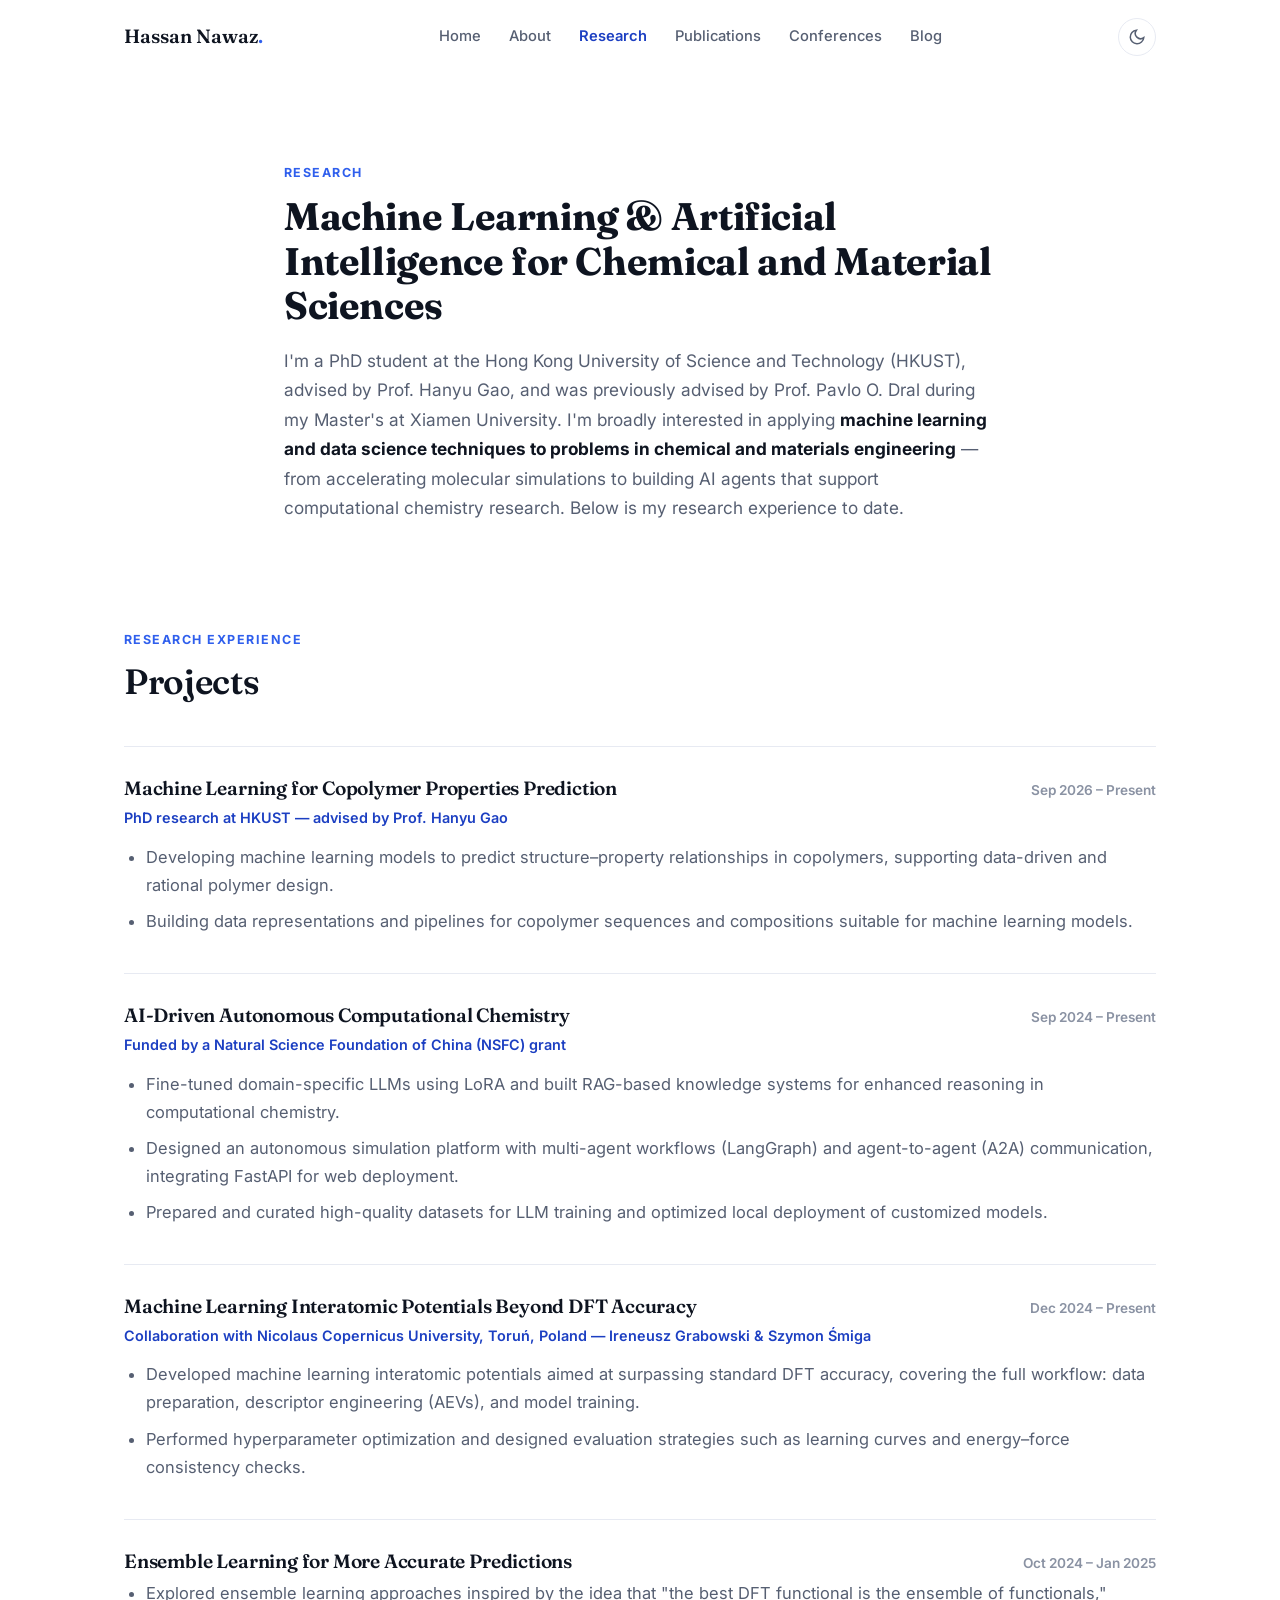
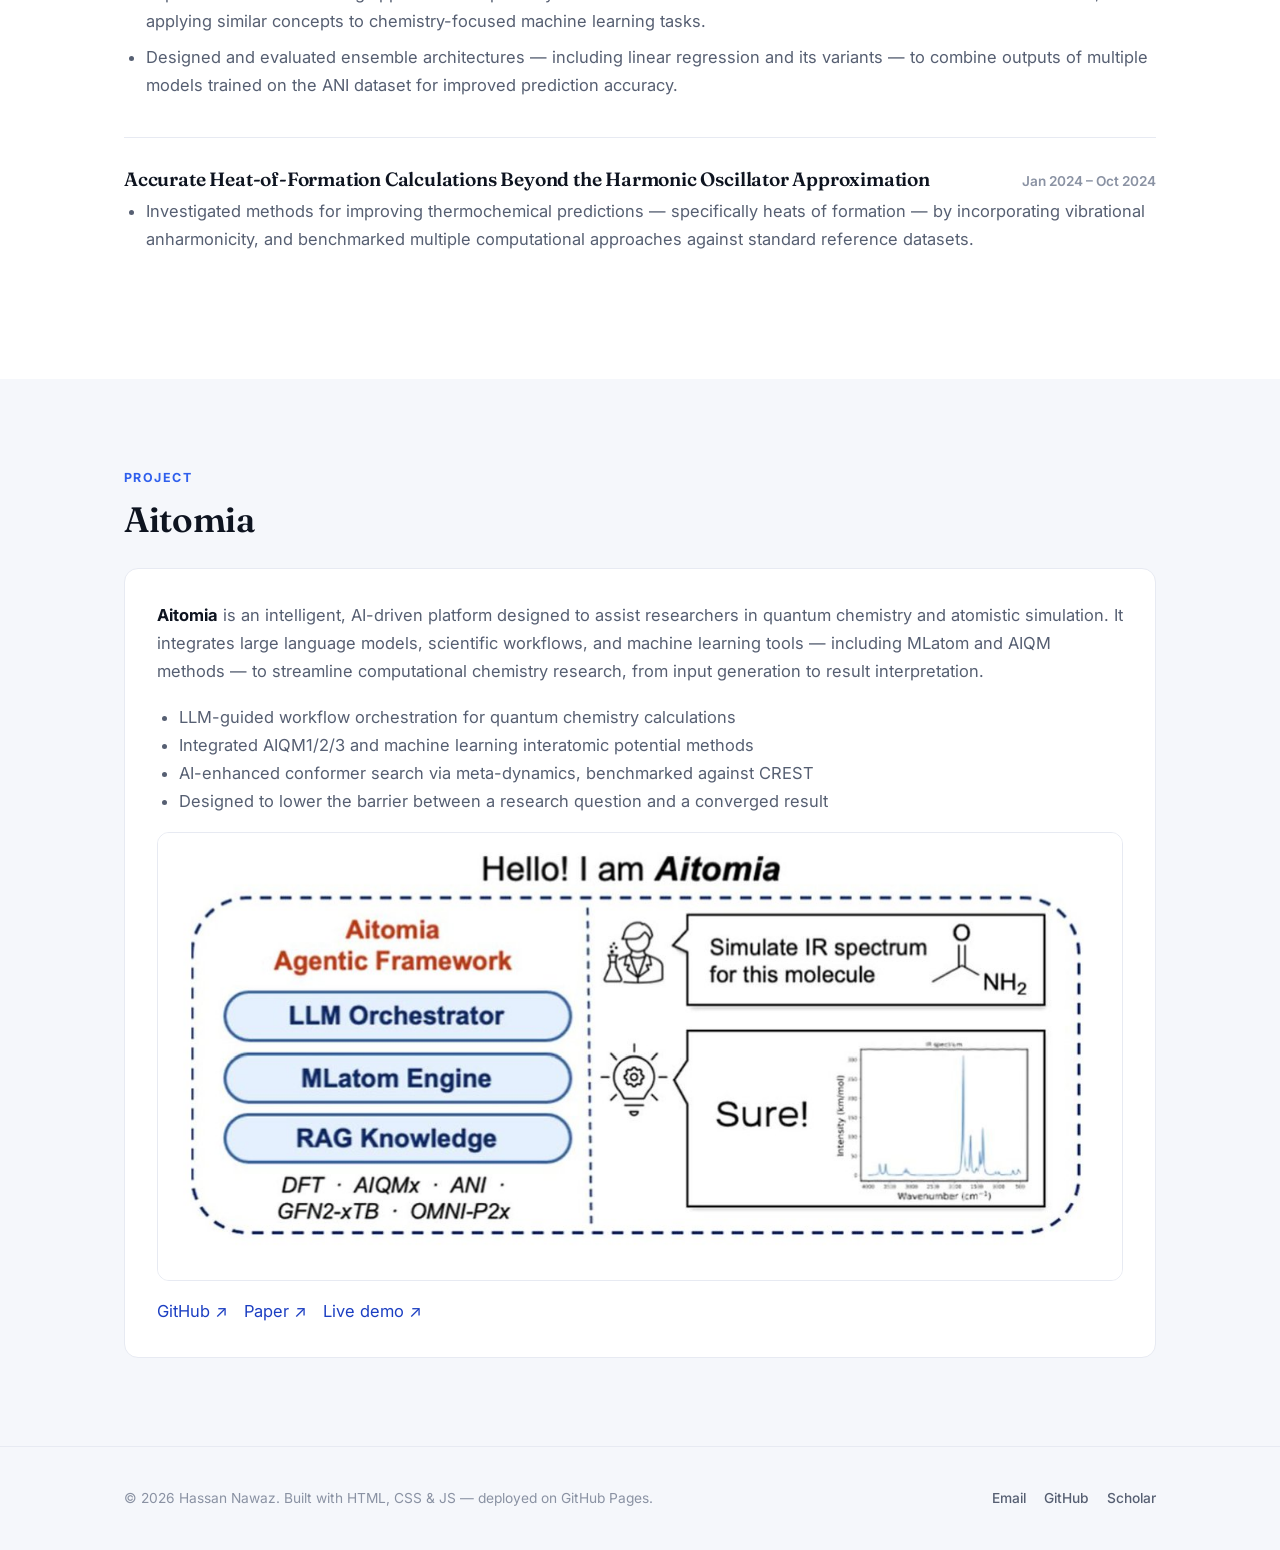
<file: research.html>
<!DOCTYPE html>
<html lang="en">
<head>
<meta charset="UTF-8">
<meta name="viewport" content="width=device-width, initial-scale=1.0">
<title>Research — Hassan Nawaz</title>
<meta name="description" content="Research experience of Hassan Nawaz: machine learning and AI for chemical and material sciences, machine learning potentials, and LLM agents for science.">
<link rel="icon" href="images/favicon.ico" sizes="any">
<link rel="icon" type="image/png" sizes="32x32" href="images/favicon-32.png">
<link rel="icon" type="image/png" sizes="16x16" href="images/favicon-16.png">
<link rel="apple-touch-icon" href="images/apple-touch-icon.png">
<link rel="preconnect" href="https://fonts.googleapis.com">
<link rel="preconnect" href="https://fonts.gstatic.com" crossorigin>
<link href="https://fonts.googleapis.com/css2?family=Fraunces:ital,wght@0,500;0,600;0,700;1,500;1,600&family=Inter:wght@400;500;600;700&display=swap" rel="stylesheet">
<link rel="stylesheet" href="css/style.css">
<script data-goatcounter="https://hassannawaz.goatcounter.com/count" async src="//gc.zgo.at/count.js"></script>
</head>
<body>

<header class="site-header" id="siteHeader">
  <div class="nav-inner">
    <a href="index.html" class="brand">Hassan Nawaz<span class="dot">.</span></a>
    <nav class="nav-links" id="navList">
      <a href="index.html">Home</a>
      <a href="about.html">About</a>
      <a href="research.html" class="active">Research</a>
      <a href="publications.html">Publications</a>
      <a href="conferences.html">Conferences</a>
      <a href="blog/index.html">Blog</a>
    </nav>
    <div class="header-actions">
      <button class="icon-btn" id="themeToggle" aria-label="Toggle dark mode">
        <svg class="icon-sun" width="18" height="18" viewBox="0 0 24 24" fill="none" stroke="currentColor" stroke-width="2"><circle cx="12" cy="12" r="4"/><path d="M12 2v2M12 20v2M4.9 4.9l1.4 1.4M17.7 17.7l1.4 1.4M2 12h2M20 12h2M4.9 19.1l1.4-1.4M17.7 6.3l1.4-1.4"/></svg>
        <svg class="icon-moon" width="18" height="18" viewBox="0 0 24 24" fill="none" stroke="currentColor" stroke-width="2"><path d="M21 12.8A9 9 0 1111.2 3 7 7 0 0021 12.8z"/></svg>
      </button>
      <button class="nav-toggle" id="navToggle" aria-label="Toggle navigation" aria-expanded="false">
        <svg width="18" height="14" viewBox="0 0 18 14" fill="none"><path d="M0 1h18M0 7h18M0 13h18" stroke="currentColor" stroke-width="1.6"/></svg>
      </button>
    </div>
  </div>
</header>

<main>
  <section style="padding-bottom:0;">
    <div class="container reveal" style="max-width:760px;">
      <span class="eyebrow">Research</span>
      <h1 style="font-size:2.4rem;">Machine Learning &amp; Artificial Intelligence for Chemical and Material Sciences</h1>
      <p class="muted" style="font-size:1.08rem;">I'm a PhD student at the Hong Kong University of Science and Technology (HKUST), advised by Prof. Hanyu Gao, and was previously advised by Prof. Pavlo O. Dral during my Master's at Xiamen University. I'm broadly interested in applying <strong style="color:var(--ink);">machine learning and data science techniques to problems in chemical and materials engineering</strong> — from accelerating molecular simulations to building AI agents that support computational chemistry research. Below is my research experience to date.</p>
    </div>
  </section>

  <section id="experience">
    <div class="container reveal">
      <div class="section-head">
        <span class="eyebrow">Research Experience</span>
        <h2>Projects</h2>
      </div>

      <div class="exp-block">
        <div class="exp-head">
          <h3>Machine Learning for Copolymer Properties Prediction</h3>
          <span class="exp-date">Sep 2026 – Present</span>
        </div>
        <p class="exp-context">PhD research at HKUST — advised by Prof. Hanyu Gao</p>
        <ul>
          <li>Developing machine learning models to predict structure–property relationships in copolymers, supporting data-driven and rational polymer design.</li>
          <li>Building data representations and pipelines for copolymer sequences and compositions suitable for machine learning models.</li>
        </ul>
      </div>

      <div class="exp-block">
        <div class="exp-head">
          <h3>AI-Driven Autonomous Computational Chemistry</h3>
          <span class="exp-date">Sep 2024 – Present</span>
        </div>
        <p class="exp-context">Funded by a Natural Science Foundation of China (NSFC) grant</p>
        <ul>
          <li>Fine-tuned domain-specific LLMs using LoRA and built RAG-based knowledge systems for enhanced reasoning in computational chemistry.</li>
          <li>Designed an autonomous simulation platform with multi-agent workflows (LangGraph) and agent-to-agent (A2A) communication, integrating FastAPI for web deployment.</li>
          <li>Prepared and curated high-quality datasets for LLM training and optimized local deployment of customized models.</li>
        </ul>
      </div>

      <div class="exp-block">
        <div class="exp-head">
          <h3>Machine Learning Interatomic Potentials Beyond DFT Accuracy</h3>
          <span class="exp-date">Dec 2024 – Present</span>
        </div>
        <p class="exp-context">Collaboration with Nicolaus Copernicus University, Toruń, Poland — Ireneusz Grabowski &amp; Szymon Śmiga</p>
        <ul>
          <li>Developed machine learning interatomic potentials aimed at surpassing standard DFT accuracy, covering the full workflow: data preparation, descriptor engineering (AEVs), and model training.</li>
          <li>Performed hyperparameter optimization and designed evaluation strategies such as learning curves and energy–force consistency checks.</li>
        </ul>
      </div>

      <div class="exp-block">
        <div class="exp-head">
          <h3>Ensemble Learning for More Accurate Predictions</h3>
          <span class="exp-date">Oct 2024 – Jan 2025</span>
        </div>
        <ul>
          <li>Explored ensemble learning approaches inspired by the idea that "the best DFT functional is the ensemble of functionals," applying similar concepts to chemistry-focused machine learning tasks.</li>
          <li>Designed and evaluated ensemble architectures — including linear regression and its variants — to combine outputs of multiple models trained on the ANI dataset for improved prediction accuracy.</li>
        </ul>
      </div>

      <div class="exp-block">
        <div class="exp-head">
          <h3>Accurate Heat-of-Formation Calculations Beyond the Harmonic Oscillator Approximation</h3>
          <span class="exp-date">Jan 2024 – Oct 2024</span>
        </div>
        <ul>
          <li>Investigated methods for improving thermochemical predictions — specifically heats of formation — by incorporating vibrational anharmonicity, and benchmarked multiple computational approaches against standard reference datasets.</li>
        </ul>
      </div>
    </div>
  </section>

  <section class="section-soft" id="project">
    <div class="container reveal">
      <div class="section-head" style="margin-bottom:28px;">
        <span class="eyebrow">Project</span>
        <h2>Aitomia</h2>
      </div>
      <div class="card" style="padding:32px;">
        <p style="color:var(--ink-muted);"><strong style="color:var(--ink);">Aitomia</strong> is an intelligent, AI-driven platform designed to assist researchers in quantum chemistry and atomistic simulation. It integrates large language models, scientific workflows, and machine learning tools — including MLatom and AIQM methods — to streamline computational chemistry research, from input generation to result interpretation.</p>
        <ul style="color:var(--ink-muted); padding-left:22px;">
          <li>LLM-guided workflow orchestration for quantum chemistry calculations</li>
          <li>Integrated AIQM1/2/3 and machine learning interatomic potential methods</li>
          <li>AI-enhanced conformer search via meta-dynamics, benchmarked against CREST</li>
          <li>Designed to lower the barrier between a research question and a converged result</li>
        </ul>
        <img src="images/aitomia.jpg" alt="Aitomia platform overview" style="border-radius:12px; margin:16px 0; border:1px solid var(--border);">
        <div style="display:flex; gap:16px; flex-wrap:wrap;">
          <a href="https://github.com/dralgroup/aitomia/" target="_blank" rel="noopener">GitHub ↗</a>
          <a href="https://doi.org/10.1021/acs.jctc.6c00591" target="_blank" rel="noopener">Paper ↗</a>
          <a href="https://atom.xmu.edu.cn/login" target="_blank" rel="noopener">Live demo ↗</a>
        </div>
      </div>
    </div>
  </section>
</main>

<footer class="site-footer">
  <div class="container footer-inner">
    <p>© <span id="year"></span> Hassan Nawaz. Built with HTML, CSS &amp; JS — deployed on GitHub Pages. <span id="visitCounter" class="visit-counter"></span></p>
    <div class="footer-links">
      <a href="mailto:hnawaz@connect.ust.hk">Email</a>
      <a href="https://github.com/hassan-nawaz-awan" target="_blank" rel="noopener">GitHub</a>
      <a href="https://scholar.google.com/citations?user=_JOKn14AAAAJ&hl=en" target="_blank" rel="noopener">Scholar</a>
    </div>
  </div>
</footer>

<button class="to-top" id="toTop" aria-label="Back to top">↑</button>
<script src="js/main.js"></script>
</body>
</html>
</file>
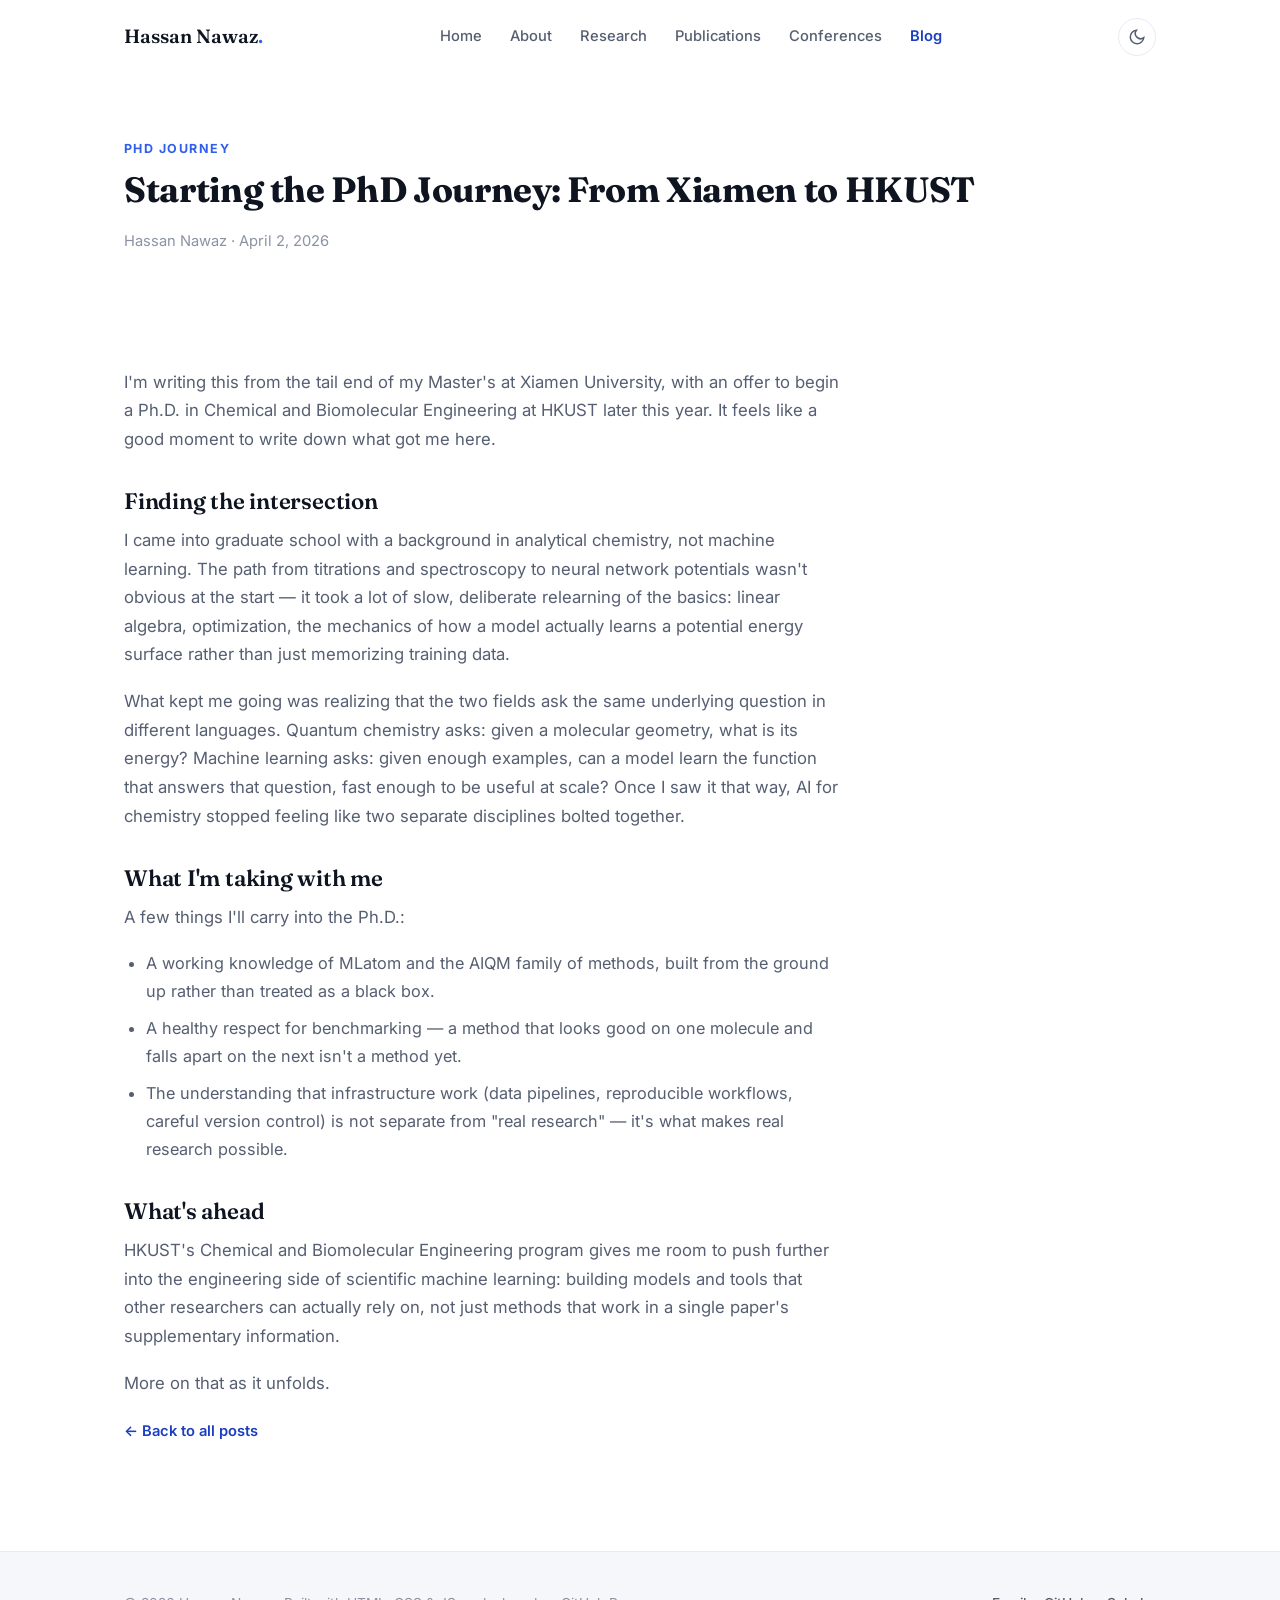
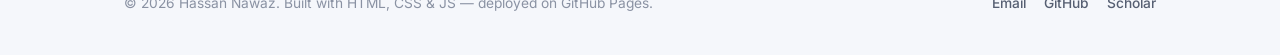
<file: blog/starting-the-phd-journey.html>
<!DOCTYPE html>
<html lang="en">
<head>
<meta charset="UTF-8">
<meta name="viewport" content="width=device-width, initial-scale=1.0">
<title>Starting the PhD Journey: From Xiamen to HKUST — Hassan Nawaz</title>
<meta name="description" content="Reflections on finishing a Master's in AI-enhanced computational chemistry and what comes next at HKUST.">
<link rel="icon" href="../images/favicon.ico" sizes="any">
<link rel="icon" type="image/png" sizes="32x32" href="../images/favicon-32.png">
<link rel="icon" type="image/png" sizes="16x16" href="../images/favicon-16.png">
<link rel="apple-touch-icon" href="../images/apple-touch-icon.png">
<link rel="preconnect" href="https://fonts.googleapis.com">
<link rel="preconnect" href="https://fonts.gstatic.com" crossorigin>
<link href="https://fonts.googleapis.com/css2?family=Fraunces:ital,wght@0,500;0,600;0,700;1,500;1,600&family=Inter:wght@400;500;600;700&display=swap" rel="stylesheet">
<link rel="stylesheet" href="../css/style.css">
<script data-goatcounter="https://hassannawaz.goatcounter.com/count" async src="//gc.zgo.at/count.js"></script>
</head>
<body>

<header class="site-header" id="siteHeader">
  <div class="nav-inner">
    <a href="../index.html" class="brand">Hassan Nawaz<span class="dot">.</span></a>
    <nav class="nav-links" id="navList">
      <a href="../index.html">Home</a>
      <a href="../about.html">About</a>
      <a href="../research.html">Research</a>
      <a href="../publications.html">Publications</a>
      <a href="../conferences.html">Conferences</a>
      <a href="index.html" class="active">Blog</a>
    </nav>
    <div class="header-actions">
      <button class="icon-btn" id="themeToggle" aria-label="Toggle dark mode">
        <svg class="icon-sun" width="18" height="18" viewBox="0 0 24 24" fill="none" stroke="currentColor" stroke-width="2"><circle cx="12" cy="12" r="4"/><path d="M12 2v2M12 20v2M4.9 4.9l1.4 1.4M17.7 17.7l1.4 1.4M2 12h2M20 12h2M4.9 19.1l1.4-1.4M17.7 6.3l1.4-1.4"/></svg>
        <svg class="icon-moon" width="18" height="18" viewBox="0 0 24 24" fill="none" stroke="currentColor" stroke-width="2"><path d="M21 12.8A9 9 0 1111.2 3 7 7 0 0021 12.8z"/></svg>
      </button>
      <button class="nav-toggle" id="navToggle" aria-label="Toggle navigation" aria-expanded="false">
        <svg width="18" height="14" viewBox="0 0 18 14" fill="none"><path d="M0 1h18M0 7h18M0 13h18" stroke="currentColor" stroke-width="1.6"/></svg>
      </button>
    </div>
  </div>
</header>

<main>
  <div class="container">
    <section class="post-header reveal">
      <span class="eyebrow">PhD Journey</span>
      <h1>Starting the PhD Journey: From Xiamen to HKUST</h1>
      <p class="post-meta">Hassan Nawaz · April 2, 2026</p>
    </section>

    <section class="post-body reveal">
      <p>I'm writing this from the tail end of my Master's at Xiamen University, with an offer to begin a Ph.D. in Chemical and Biomolecular Engineering at HKUST later this year. It feels like a good moment to write down what got me here.</p>

      <h2>Finding the intersection</h2>
      <p>I came into graduate school with a background in analytical chemistry, not machine learning. The path from titrations and spectroscopy to neural network potentials wasn't obvious at the start — it took a lot of slow, deliberate relearning of the basics: linear algebra, optimization, the mechanics of how a model actually learns a potential energy surface rather than just memorizing training data.</p>
      <p>What kept me going was realizing that the two fields ask the same underlying question in different languages. Quantum chemistry asks: given a molecular geometry, what is its energy? Machine learning asks: given enough examples, can a model learn the function that answers that question, fast enough to be useful at scale? Once I saw it that way, AI for chemistry stopped feeling like two separate disciplines bolted together.</p>

      <h2>What I'm taking with me</h2>
      <p>A few things I'll carry into the Ph.D.:</p>
      <ul>
        <li>A working knowledge of MLatom and the AIQM family of methods, built from the ground up rather than treated as a black box.</li>
        <li>A healthy respect for benchmarking — a method that looks good on one molecule and falls apart on the next isn't a method yet.</li>
        <li>The understanding that infrastructure work (data pipelines, reproducible workflows, careful version control) is not separate from "real research" — it's what makes real research possible.</li>
      </ul>

      <h2>What's ahead</h2>
      <p>HKUST's Chemical and Biomolecular Engineering program gives me room to push further into the engineering side of scientific machine learning: building models and tools that other researchers can actually rely on, not just methods that work in a single paper's supplementary information.</p>
      <p>More on that as it unfolds.</p>

      <p><a class="back-link" href="index.html">← Back to all posts</a></p>
    </section>
  </div>
</main>

<footer class="site-footer">
  <div class="container footer-inner">
    <p>© <span id="year"></span> Hassan Nawaz. Built with HTML, CSS &amp; JS — deployed on GitHub Pages. <span id="visitCounter" class="visit-counter"></span></p>
    <div class="footer-links">
      <a href="mailto:hnawaz@connect.ust.hk">Email</a>
      <a href="https://github.com/hassan-nawaz-awan" target="_blank" rel="noopener">GitHub</a>
      <a href="https://scholar.google.com/citations?user=_JOKn14AAAAJ&hl=en" target="_blank" rel="noopener">Scholar</a>
    </div>
  </div>
</footer>

<button class="to-top" id="toTop" aria-label="Back to top">↑</button>
<script src="../js/main.js"></script>
</body>
</html>
</file>
<file: css/style.css>
/* ==========================================================================
   Hassan Nawaz — Academic site v3
   Modern editorial academic style (MIT/ETH-inspired): serif display type,
   generous whitespace, scroll-reveal animation, dark mode.
   ========================================================================== */

:root {
  --bg: #ffffff;
  --bg-soft: #f5f7fb;
  --surface: #ffffff;
  --ink: #0e1420;
  --ink-muted: #565f72;
  --ink-faint: #8a92a3;
  --accent: #2f5fed;
  --accent-2: #0fb5ae;
  --accent-ink: #1c3fc2;
  --border: #e7eaf2;
  --shadow: 0 1px 2px rgba(15, 23, 42, 0.04), 0 12px 32px rgba(15, 23, 42, 0.06);
  --shadow-hover: 0 8px 16px rgba(15, 23, 42, 0.06), 0 24px 48px rgba(15, 23, 42, 0.10);
  --radius: 14px;
  --radius-sm: 8px;
  --max-width: 1080px;
  --display: "Fraunces", Georgia, "Times New Roman", serif;
  --sans: "Inter", -apple-system, BlinkMacSystemFont, "Segoe UI", Roboto, Helvetica, Arial, sans-serif;
}

[data-theme="dark"] {
  --bg: #0a0e17;
  --bg-soft: #0f1522;
  --surface: #131a29;
  --ink: #eef1f7;
  --ink-muted: #a2aabd;
  --ink-faint: #6b7386;
  --accent: #6f96ff;
  --accent-2: #2dd4c8;
  --accent-ink: #b7c8ff;
  --border: #212b3f;
  --shadow: 0 1px 2px rgba(0, 0, 0, 0.3), 0 12px 32px rgba(0, 0, 0, 0.35);
  --shadow-hover: 0 8px 16px rgba(0, 0, 0, 0.35), 0 24px 48px rgba(0, 0, 0, 0.45);
}

* { box-sizing: border-box; }
html { scroll-behavior: smooth; }

body {
  margin: 0;
  background: var(--bg);
  color: var(--ink);
  font-family: var(--sans);
  font-size: 16.5px;
  line-height: 1.7;
  -webkit-font-smoothing: antialiased;
  transition: background 0.3s ease, color 0.3s ease;
}

img { max-width: 100%; display: block; }
a { color: var(--accent-ink); text-decoration: none; }
a:hover { text-decoration: underline; }

h1, h2, h3, h4 {
  font-family: var(--display);
  color: var(--ink);
  font-weight: 600;
  line-height: 1.15;
  margin: 0 0 0.5em;
  letter-spacing: -0.01em;
}
h1 { font-size: clamp(2.4rem, 5vw, 3.6rem); font-weight: 700; }
h2 { font-size: clamp(1.7rem, 3vw, 2.2rem); }
h3 { font-size: 1.3rem; }
p { margin: 0 0 1.1em; color: var(--ink); }

.container { max-width: var(--max-width); margin: 0 auto; padding: 0 24px; }
.eyebrow {
  font-family: var(--sans);
  font-size: 0.78rem;
  font-weight: 700;
  letter-spacing: 0.12em;
  text-transform: uppercase;
  color: var(--accent);
  margin-bottom: 0.9em;
  display: block;
}
.muted { color: var(--ink-muted); }

/* ---------- Scroll reveal ---------- */
.reveal {
  opacity: 0;
  transform: translateY(22px);
  transition: opacity 0.7s cubic-bezier(.2,.7,.3,1), transform 0.7s cubic-bezier(.2,.7,.3,1);
}
.reveal.visible { opacity: 1; transform: translateY(0); }
.reveal-stagger.visible > * { opacity: 1; transform: translateY(0); }
.reveal-stagger > * {
  opacity: 0;
  transform: translateY(18px);
  transition: opacity 0.6s ease, transform 0.6s ease;
}
.reveal-stagger.visible > *:nth-child(1) { transition-delay: 0.02s; }
.reveal-stagger.visible > *:nth-child(2) { transition-delay: 0.08s; }
.reveal-stagger.visible > *:nth-child(3) { transition-delay: 0.14s; }
.reveal-stagger.visible > *:nth-child(4) { transition-delay: 0.20s; }
.reveal-stagger.visible > *:nth-child(5) { transition-delay: 0.26s; }
.reveal-stagger.visible > *:nth-child(6) { transition-delay: 0.32s; }
.reveal-stagger.visible > *:nth-child(n+7) { transition-delay: 0.36s; }

@media (prefers-reduced-motion: reduce) {
  html { scroll-behavior: auto; }
  .reveal, .reveal-stagger > * { opacity: 1 !important; transform: none !important; transition: none !important; }
}

/* ---------- Header ---------- */
.site-header {
  position: sticky;
  top: 0;
  z-index: 200;
  background: color-mix(in srgb, var(--bg) 82%, transparent);
  backdrop-filter: saturate(180%) blur(10px);
  border-bottom: 1px solid transparent;
  transition: border-color 0.3s ease, box-shadow 0.3s ease;
}
.site-header.scrolled { border-color: var(--border); box-shadow: 0 4px 20px rgba(15,23,42,0.05); }

.nav-inner {
  max-width: var(--max-width);
  margin: 0 auto;
  padding: 16px 24px;
  display: flex;
  align-items: center;
  justify-content: space-between;
  gap: 20px;
}
.brand {
  font-family: var(--display);
  font-weight: 600;
  font-size: 1.2rem;
  color: var(--ink);
}
.brand:hover { text-decoration: none; }
.brand .dot { color: var(--accent); }

.nav-links { display: flex; align-items: center; gap: 4px; flex-wrap: wrap; }
.nav-links a {
  position: relative;
  color: var(--ink-muted);
  font-size: 0.92rem;
  font-weight: 500;
  padding: 8px 12px;
  border-radius: 999px;
}
.nav-links a:hover { color: var(--ink); text-decoration: none; background: var(--bg-soft); }
.nav-links a.active { color: var(--accent-ink); font-weight: 600; }

.header-actions { display: flex; align-items: center; gap: 8px; }
.icon-btn {
  width: 38px; height: 38px;
  display: inline-flex; align-items: center; justify-content: center;
  border-radius: 999px;
  border: 1px solid var(--border);
  background: var(--surface);
  color: var(--ink-muted);
  cursor: pointer;
}
.icon-btn:hover { color: var(--accent-ink); border-color: var(--accent); }

.nav-toggle { display: none; }

.icon-sun, .icon-moon { display: none; }
[data-theme="light"] .icon-moon { display: block; }
[data-theme="dark"] .icon-sun { display: block; }

/* ---------- Buttons ---------- */
.btn {
  display: inline-flex;
  align-items: center;
  gap: 8px;
  padding: 12px 22px;
  border-radius: 999px;
  font-weight: 600;
  font-size: 0.92rem;
  border: 1px solid transparent;
  cursor: pointer;
  transition: transform 0.25s ease, box-shadow 0.25s ease, background 0.25s ease;
}
.btn-primary {
  background: linear-gradient(135deg, var(--accent), var(--accent-2));
  color: #fff;
  box-shadow: 0 8px 20px -6px color-mix(in srgb, var(--accent) 60%, transparent);
}
.btn-primary:hover { transform: translateY(-2px); text-decoration: none; box-shadow: 0 12px 28px -6px color-mix(in srgb, var(--accent) 70%, transparent); }
.btn-ghost { border-color: var(--border); color: var(--ink); background: var(--surface); }
.btn-ghost:hover { border-color: var(--accent); color: var(--accent-ink); text-decoration: none; transform: translateY(-2px); }

/* ---------- Hero ---------- */
.hero {
  position: relative;
  padding: 88px 0 70px;
  overflow: hidden;
}
.hero-bg {
  position: absolute;
  inset: -10% -10% auto -10%;
  height: 620px;
  background: radial-gradient(60% 60% at 20% 20%, color-mix(in srgb, var(--accent) 14%, transparent), transparent 70%),
              radial-gradient(50% 50% at 85% 15%, color-mix(in srgb, var(--accent-2) 14%, transparent), transparent 70%);
  z-index: -2;
  pointer-events: none;
}
.hero-chain {
  position: absolute;
  right: -60px;
  top: 40px;
  width: 420px;
  opacity: 0.55;
  z-index: -1;
  pointer-events: none;
}
.hero-chain path { stroke: var(--accent); }
.hero-chain circle { fill: var(--accent-2); }

.hero-inner { display: grid; grid-template-columns: 1.25fr 0.9fr; gap: 54px; align-items: center; }
.hero-eyebrow-row { display: flex; align-items: center; gap: 10px; margin-bottom: 18px; }
.status-dot { width: 8px; height: 8px; border-radius: 50%; background: var(--accent-2); box-shadow: 0 0 0 4px color-mix(in srgb, var(--accent-2) 22%, transparent); animation: pulse 2.4s infinite; }
@keyframes pulse { 0%,100% { opacity: 1; } 50% { opacity: 0.45; } }

.hero h1 { margin-bottom: 0.2em; }
.hero h1 .accent-word { background: linear-gradient(135deg, var(--accent), var(--accent-2)); -webkit-background-clip: text; background-clip: text; color: transparent; }
.hero-role { font-size: 1.05rem; color: var(--ink-muted); margin-bottom: 20px; }
.hero-role strong { color: var(--ink); font-weight: 600; }
.hero-tagline { font-family: var(--display); font-style: italic; font-size: 1.28rem; color: var(--ink); max-width: 48ch; margin-bottom: 26px; }
.hero-actions { display: flex; flex-wrap: wrap; gap: 12px; margin-bottom: 28px; }
.hero-links { display: flex; flex-wrap: wrap; gap: 18px; font-size: 0.9rem; }
.hero-links a { color: var(--ink-muted); font-weight: 500; }
.hero-links a:hover { color: var(--accent-ink); }

.hero-photo-wrap { position: relative; }
.hero-photo {
  border-radius: 24px;
  overflow: hidden;
  box-shadow: var(--shadow-hover);
  aspect-ratio: 4/4.6;
  border: 1px solid var(--border);
}
.hero-photo img { width: 100%; height: 100%; object-fit: cover; }
.hero-photo-badge {
  position: absolute;
  bottom: -18px;
  left: -18px;
  background: var(--surface);
  border: 1px solid var(--border);
  border-radius: var(--radius-sm);
  padding: 12px 16px;
  box-shadow: var(--shadow);
  font-size: 0.82rem;
  font-weight: 600;
}
.hero-photo-badge span { display: block; font-weight: 400; color: var(--ink-muted); font-size: 0.76rem; margin-top: 2px; }

/* ---------- Stats strip ---------- */
.stats-strip {
  display: grid;
  grid-template-columns: repeat(4, 1fr);
  gap: 1px;
  background: var(--border);
  border: 1px solid var(--border);
  border-radius: var(--radius);
  overflow: hidden;
  margin-top: 56px;
}
.stat-cell { background: var(--surface); padding: 26px 20px; text-align: center; }
.stat-num { font-family: var(--display); font-size: 2.2rem; font-weight: 700; color: var(--ink); }
.stat-num .plus { color: var(--accent); }
.stat-label { font-size: 0.8rem; color: var(--ink-muted); margin-top: 4px; }

/* ---------- Sections ---------- */
section { padding: 88px 0; }
.section-soft { background: var(--bg-soft); }
.section-head { max-width: 680px; margin: 0 0 44px; }
.section-head p { color: var(--ink-muted); font-size: 1.05rem; margin: 0; }

/* ---------- Cards ---------- */
.card {
  background: var(--surface);
  border: 1px solid var(--border);
  border-radius: var(--radius);
  padding: 28px;
  transition: transform 0.3s ease, box-shadow 0.3s ease, border-color 0.3s ease;
}
.card:hover { transform: translateY(-5px); box-shadow: var(--shadow-hover); border-color: color-mix(in srgb, var(--accent) 30%, var(--border)); }

.research-grid { display: grid; grid-template-columns: repeat(2, 1fr); gap: 20px; }
.research-grid .card h3 { font-size: 1.12rem; margin-bottom: 8px; }
.research-grid .card p { color: var(--ink-muted); font-size: 0.96rem; margin: 0; }
.card-num {
  display: inline-flex; align-items: center; justify-content: center;
  width: 34px; height: 34px; border-radius: 10px;
  background: color-mix(in srgb, var(--accent) 12%, transparent);
  color: var(--accent-ink); font-weight: 700; font-size: 0.85rem;
  margin-bottom: 14px;
}

/* ---------- About / bio ---------- */
.about-grid { display: grid; grid-template-columns: 1.5fr 1fr; gap: 54px; }
.about-text p { color: var(--ink-muted); font-size: 1.03rem; }
.pull-quote {
  font-family: var(--display);
  font-style: italic;
  font-size: 1.18rem;
  color: var(--ink);
  border-left: 3px solid var(--accent);
  padding: 4px 0 4px 22px;
  margin: 28px 0 0;
}
.tag-list { display: flex; flex-wrap: wrap; gap: 9px; padding: 0; margin: 0; list-style: none; }
.tag {
  font-size: 0.82rem;
  font-weight: 500;
  padding: 7px 14px;
  border-radius: 999px;
  background: color-mix(in srgb, var(--accent) 10%, transparent);
  color: var(--accent-ink);
}
.about-aside h3 { font-size: 0.85rem; text-transform: uppercase; letter-spacing: 0.06em; color: var(--ink-faint); margin-bottom: 14px; font-family: var(--sans); font-weight: 700; }

/* ---------- Timeline ---------- */
.timeline { position: relative; margin-left: 8px; padding-left: 34px; border-left: 2px solid var(--border); }
.timeline-item { position: relative; padding-bottom: 40px; }
.timeline-item:last-child { padding-bottom: 0; }
.timeline-item::before {
  content: ""; position: absolute; left: -41.5px; top: 4px;
  width: 13px; height: 13px; border-radius: 50%;
  background: var(--bg); border: 2px solid var(--accent);
  transition: transform 0.3s ease;
}
.timeline-item:hover::before { transform: scale(1.3); }
.timeline-period { font-size: 0.8rem; font-weight: 700; letter-spacing: 0.05em; text-transform: uppercase; color: var(--accent); margin-bottom: 6px; }
.timeline-item h3 { font-size: 1.18rem; margin-bottom: 3px; }
.timeline-inst { color: var(--ink-muted); font-size: 0.96rem; margin-bottom: 8px; }
.timeline-meta { font-size: 0.9rem; color: var(--ink-muted); margin: 0 0 4px; }
.timeline-meta strong { color: var(--ink); font-weight: 600; }
.status-pill {
  display: inline-block; font-size: 0.7rem; font-weight: 700; letter-spacing: 0.04em; text-transform: uppercase;
  padding: 3px 10px; border-radius: 999px;
  background: color-mix(in srgb, var(--accent-2) 14%, transparent); color: var(--accent-2);
  margin-left: 8px; vertical-align: middle;
}

/* ---------- Research experience blocks ---------- */
.exp-block { padding: 30px 0; border-top: 1px solid var(--border); }
.exp-block:first-child { border-top: none; padding-top: 0; }
.exp-head { display: flex; justify-content: space-between; align-items: baseline; gap: 16px; flex-wrap: wrap; margin-bottom: 4px; }
.exp-head h3 { margin: 0; font-size: 1.2rem; }
.exp-date { font-size: 0.85rem; color: var(--ink-faint); font-weight: 600; white-space: nowrap; }
.exp-context { color: var(--accent-ink); font-size: 0.9rem; font-weight: 600; margin-bottom: 12px; }
.exp-block ul { margin: 0; padding-left: 22px; color: var(--ink-muted); }
.exp-block li { margin-bottom: 8px; }

/* ---------- Publications ---------- */
.pub-list { list-style: none; padding: 0; margin: 0; }
.pub-item {
  padding: 28px 0; border-top: 1px solid var(--border);
  display: grid; grid-template-columns: 90px 1fr; gap: 24px;
}
.pub-list .pub-item:last-child { border-bottom: 1px solid var(--border); }
.pub-year { font-family: var(--display); font-size: 1.4rem; color: var(--accent-ink); font-weight: 700; }
.pub-type { display: block; font-size: 0.68rem; font-weight: 700; letter-spacing: 0.06em; text-transform: uppercase; color: var(--ink-faint); margin-top: 4px; }
.pub-title { font-size: 1.14rem; font-weight: 600; margin: 0 0 8px; color: var(--ink); }
.pub-authors { color: var(--ink-muted); margin: 0 0 4px; font-size: 0.96rem; }
.pub-authors strong { color: var(--ink); font-weight: 700; }
.pub-note-inline { color: var(--ink-faint); font-size: 0.85rem; font-style: italic; }
.pub-venue { color: var(--ink-faint); font-size: 0.92rem; font-style: italic; margin: 4px 0 14px; }
.pub-links { display: flex; gap: 16px; margin-bottom: 12px; }
.pub-links a { font-weight: 600; font-size: 0.88rem; }
.note-box { background: var(--bg-soft); border: 1px solid var(--border); border-radius: var(--radius-sm); padding: 16px 20px; color: var(--ink-muted); font-size: 0.92rem; margin: 20px 0; }

/* ---------- Awards ---------- */
.awards-list { list-style: none; padding: 0; margin: 0; display: grid; gap: 4px; }
.award-item { display: grid; grid-template-columns: 90px 1fr; gap: 20px; padding: 20px 0; border-top: 1px solid var(--border); }
.awards-list .award-item:last-child { border-bottom: 1px solid var(--border); }
.award-date { font-family: var(--display); font-weight: 600; color: var(--accent-ink); font-size: 1rem; }
.award-item h3 { font-size: 1.03rem; margin: 0 0 4px; }
.award-item p { color: var(--ink-muted); margin: 0; font-size: 0.92rem; }

/* ---------- Conferences ---------- */
.conf-list { display: grid; gap: 22px; }
.conf-card { background: var(--surface); border: 1px solid var(--border); border-radius: var(--radius); padding: 26px; }
.conf-head { display: flex; justify-content: space-between; gap: 16px; flex-wrap: wrap; margin-bottom: 6px; }
.conf-head h3 { font-size: 1.08rem; margin: 0; max-width: 62ch; }
.conf-year { color: var(--ink-faint); font-size: 0.85rem; font-weight: 600; white-space: nowrap; }
.conf-loc { color: var(--ink-muted); font-size: 0.92rem; margin: 0 0 6px; }
.conf-role {
  display: inline-block; font-size: 0.74rem; font-weight: 700; text-transform: uppercase; letter-spacing: 0.04em;
  color: var(--accent-ink); background: color-mix(in srgb, var(--accent) 10%, transparent);
  padding: 3px 11px; border-radius: 999px; margin: 4px 0 12px;
}
.conf-desc { color: var(--ink-muted); font-size: 0.94rem; margin: 0 0 14px; }
.conf-gallery { display: grid; grid-template-columns: repeat(auto-fill, minmax(120px, 1fr)); gap: 10px; }
.conf-gallery button { padding: 0; border: 1px solid var(--border); border-radius: var(--radius-sm); overflow: hidden; cursor: zoom-in; background: none; aspect-ratio: 4/3; transition: transform 0.25s ease; }
.conf-gallery button:hover { transform: scale(1.04); }
.conf-gallery img { width: 100%; height: 100%; object-fit: cover; }

/* ---------- Blog ---------- */
.blog-grid { display: grid; grid-template-columns: repeat(2, 1fr); gap: 22px; }
.blog-card { border: 1px solid var(--border); border-radius: var(--radius); padding: 28px; background: var(--surface); display: flex; flex-direction: column; transition: transform 0.3s ease, box-shadow 0.3s ease; }
.blog-card:hover { transform: translateY(-5px); box-shadow: var(--shadow-hover); text-decoration: none; }
.blog-cat { color: var(--accent-ink); font-size: 0.76rem; font-weight: 700; text-transform: uppercase; letter-spacing: 0.05em; margin-bottom: 10px; }
.blog-card h3 { font-size: 1.18rem; margin-bottom: 10px; color: var(--ink); }
.blog-card p { color: var(--ink-muted); font-size: 0.95rem; margin: 0 0 16px; flex-grow: 1; }
.blog-date { color: var(--ink-faint); font-size: 0.85rem; }
.blog-read { font-weight: 600; font-size: 0.9rem; color: var(--accent-ink); }

/* ---------- Contact ---------- */
.contact-grid { display: grid; grid-template-columns: 1fr 1fr; gap: 54px; }
.contact-detail { margin-bottom: 20px; }
.contact-detail .label { display: block; font-size: 0.76rem; font-weight: 700; text-transform: uppercase; letter-spacing: 0.05em; color: var(--ink-faint); margin-bottom: 4px; }
.contact-detail a, .contact-detail span { font-size: 1.02rem; color: var(--ink); font-weight: 500; }
.social-row { display: flex; gap: 16px; flex-wrap: wrap; margin-top: 6px; }
.social-row a { font-weight: 600; }

/* ---------- Footer ---------- */
.site-footer { padding: 40px 0; background: var(--bg-soft); border-top: 1px solid var(--border); }
.footer-inner { display: flex; justify-content: space-between; align-items: center; flex-wrap: wrap; gap: 16px; }
.footer-inner p { margin: 0; color: var(--ink-faint); font-size: 0.86rem; }
.footer-links { display: flex; gap: 18px; }
.footer-links a { color: var(--ink-muted); font-size: 0.86rem; font-weight: 500; }
.visit-counter { color: var(--ink-faint); }
.visit-counter .count { font-weight: 700; color: var(--accent-ink); }

/* ---------- Lightbox ---------- */
.lightbox { position: fixed; inset: 0; background: rgba(6, 8, 14, 0.92); display: none; align-items: center; justify-content: center; z-index: 1000; padding: 40px 20px; }
.lightbox.open { display: flex; }
.lightbox-content { max-width: 900px; width: 100%; }
.lightbox-content img { width: 100%; border-radius: var(--radius-sm); max-height: 78vh; object-fit: contain; background: #000; }
.lightbox-caption { color: #eef1f7; font-size: 0.92rem; margin-top: 14px; text-align: center; }
.lightbox-close { position: absolute; top: 24px; right: 28px; background: none; border: none; color: #fff; font-size: 2rem; cursor: pointer; line-height: 1; }

/* ---------- Back to top ---------- */
.to-top {
  position: fixed; bottom: 26px; right: 26px; width: 46px; height: 46px; border-radius: 50%;
  background: linear-gradient(135deg, var(--accent), var(--accent-2)); color: #fff; border: none; cursor: pointer;
  display: none; align-items: center; justify-content: center; box-shadow: var(--shadow-hover); z-index: 90;
  transition: transform 0.25s ease;
}
.to-top:hover { transform: translateY(-3px); }
.to-top.visible { display: flex; }

/* ---------- Blog post page ---------- */
.post-header { padding: 64px 0 10px; }
.post-header h1 { font-size: 2.2rem; }
.post-meta { color: var(--ink-faint); font-size: 0.92rem; margin-top: 10px; }
.post-body { max-width: 720px; }
.post-body h2 { font-size: 1.4rem; margin-top: 1.6em; }
.post-body p { color: var(--ink-muted); font-size: 1.05rem; }
.post-body ul { color: var(--ink-muted); font-size: 1.02rem; padding-left: 22px; }
.post-body li { margin-bottom: 0.6em; }
.back-link { font-weight: 600; font-size: 0.92rem; }

/* ---------- Responsive ---------- */
@media (max-width: 880px) {
  .hero-inner { grid-template-columns: 1fr; }
  .hero-photo-wrap { max-width: 320px; order: -1; }
  .about-grid, .contact-grid { grid-template-columns: 1fr; }
  .research-grid, .blog-grid { grid-template-columns: 1fr; }
  .stats-strip { grid-template-columns: repeat(2, 1fr); }
  .hero-chain { display: none; }
}

@media (max-width: 700px) {
  .nav-links { display: none; }
  .nav-toggle {
    display: inline-flex; align-items: center; justify-content: center;
    width: 38px; height: 38px; border-radius: 999px; border: 1px solid var(--border);
    background: var(--surface); color: var(--ink); cursor: pointer;
  }
  .nav-links.open {
    display: flex; flex-direction: column; align-items: flex-start;
    position: absolute; top: 64px; left: 0; right: 0;
    background: var(--bg); border-bottom: 1px solid var(--border);
    padding: 12px 24px 22px; gap: 4px;
  }
  section { padding: 56px 0; }
  .hero { padding: 44px 0 48px; }
  .pub-item, .award-item { grid-template-columns: 1fr; gap: 8px; }
}
</file>
